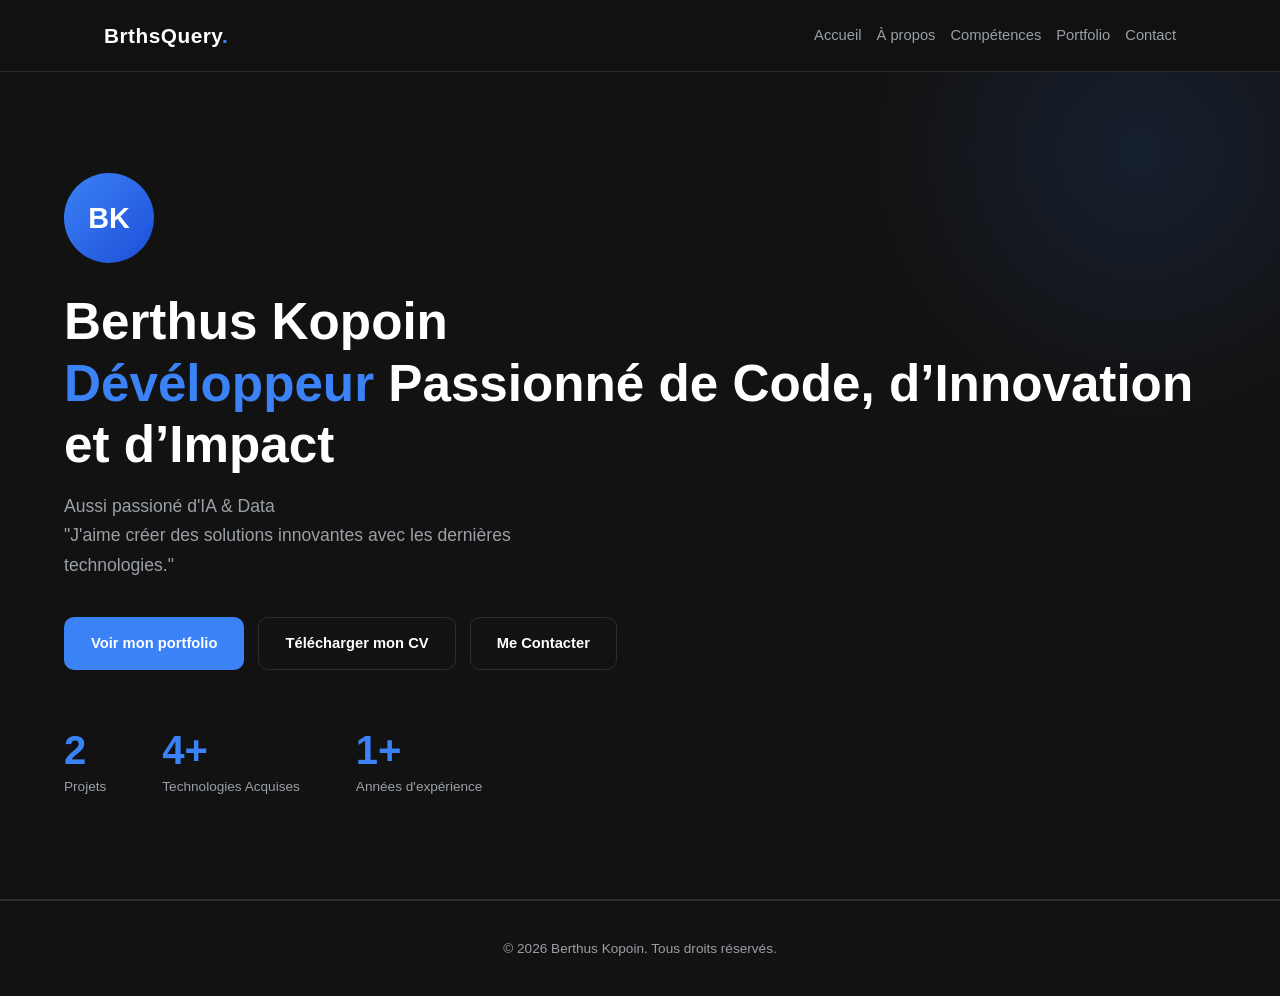
<file: index.html>
<!DOCTYPE html>
<html lang="fr">
<head>
    <meta charset="UTF-8">
    <meta name="viewport" content="width=device-width, initial-scale=1.0">
    <title>Berthus Kopoin - Portfolio</title>
    <link rel="stylesheet" href="/Dossier pages/style2.css">
    <link rel="preconnect" href="https://fonts.googleapis.com">
    <link rel="preconnect" href="https://fonts.gstatic.com" crossorigin>
    <!-- Google tag (gtag.js) -->
    <script async src="https://www.googletagmanager.com/gtag/js?id=G-CMN1QN27Q0"></script>
    <script>
      window.dataLayer = window.dataLayer || [];
      function gtag(){dataLayer.push(arguments);}
      gtag('js', new Date());

      gtag('config', 'G-CMN1QN27Q0');
    </script>
</head>
<body>
    <button class="menu-toggle">
    ☰
    </button>
    <!-- Navigation -->
    <header class="navbar">
        <nav class="nav-container">
            <!-- Logo du site -->
            <div class="logo">BrthsQuery<span class="logo-dot">.</span></div>  
            <!-- Menu de navigation -->
            <div class="nav-links">
                <a href="index.html">Accueil</a>
                <a href="/Dossier pages/apropos.html">À propos</a>
                <a href="/Dossier pages/competences.html">Compétences</a>
                <a href="/Dossier pages/portfolio.html">Portfolio</a>
                <a href="/Dossier pages/contact.html">Contact</a>
            </div>
        </nav>
    </header>


    <!-- Contenu de la page d'accueil -->
    <section id="home" class="section-hero"> 
        <div class="hero-content">
            <!-- Photo de profil et présentation -->
            <div class="avatar">BK</div>
            <h1 class="hero-title">Berthus Kopoin <br><span class="hero-accent">Dévéloppeur </span> Passionné de Code, d’Innovation et d’Impact</h1>
            <p class="hero-role">Aussi passioné d'IA &amp; Data <br>"J'aime créer des solutions innovantes avec les dernières technologies."</p>
            <!-- Boutons d'action -->
            <div class="hero-buttons">
                <a class="btn btn-primary" href="portfolio.html">Voir mon portfolio</a>
                <a class="btn btn-outline" href="/fichier/cv_berthus.pdf" download>Télécharger mon CV</a>
                <a class="btn btn-outline" href="contact.html">Me Contacter</a>
            </div>
            <div class="stats">
                <div class="stat-item">
                    <div class="stat-num">2</div>
                    <div class="stat-label">Projets</div>
                </div>
                <div class="stat-item">
                    <div class="stat-num">4+</div>
                    <div class="stat-label">Technologies Acquises</div>
                </div>
                <div class="stat-item">
                    <div class="stat-num">1+</div>
                    <div class="stat-label">Années d'expérience</div>
                </div>
            </div>
        </div>
    </section>
    <footer class="footer">
        <p>&copy; 2026 Berthus Kopoin. Tous droits réservés.</p>
    </footer>
    <script src="mon script.js"></script>
</body>
</html>
</file>
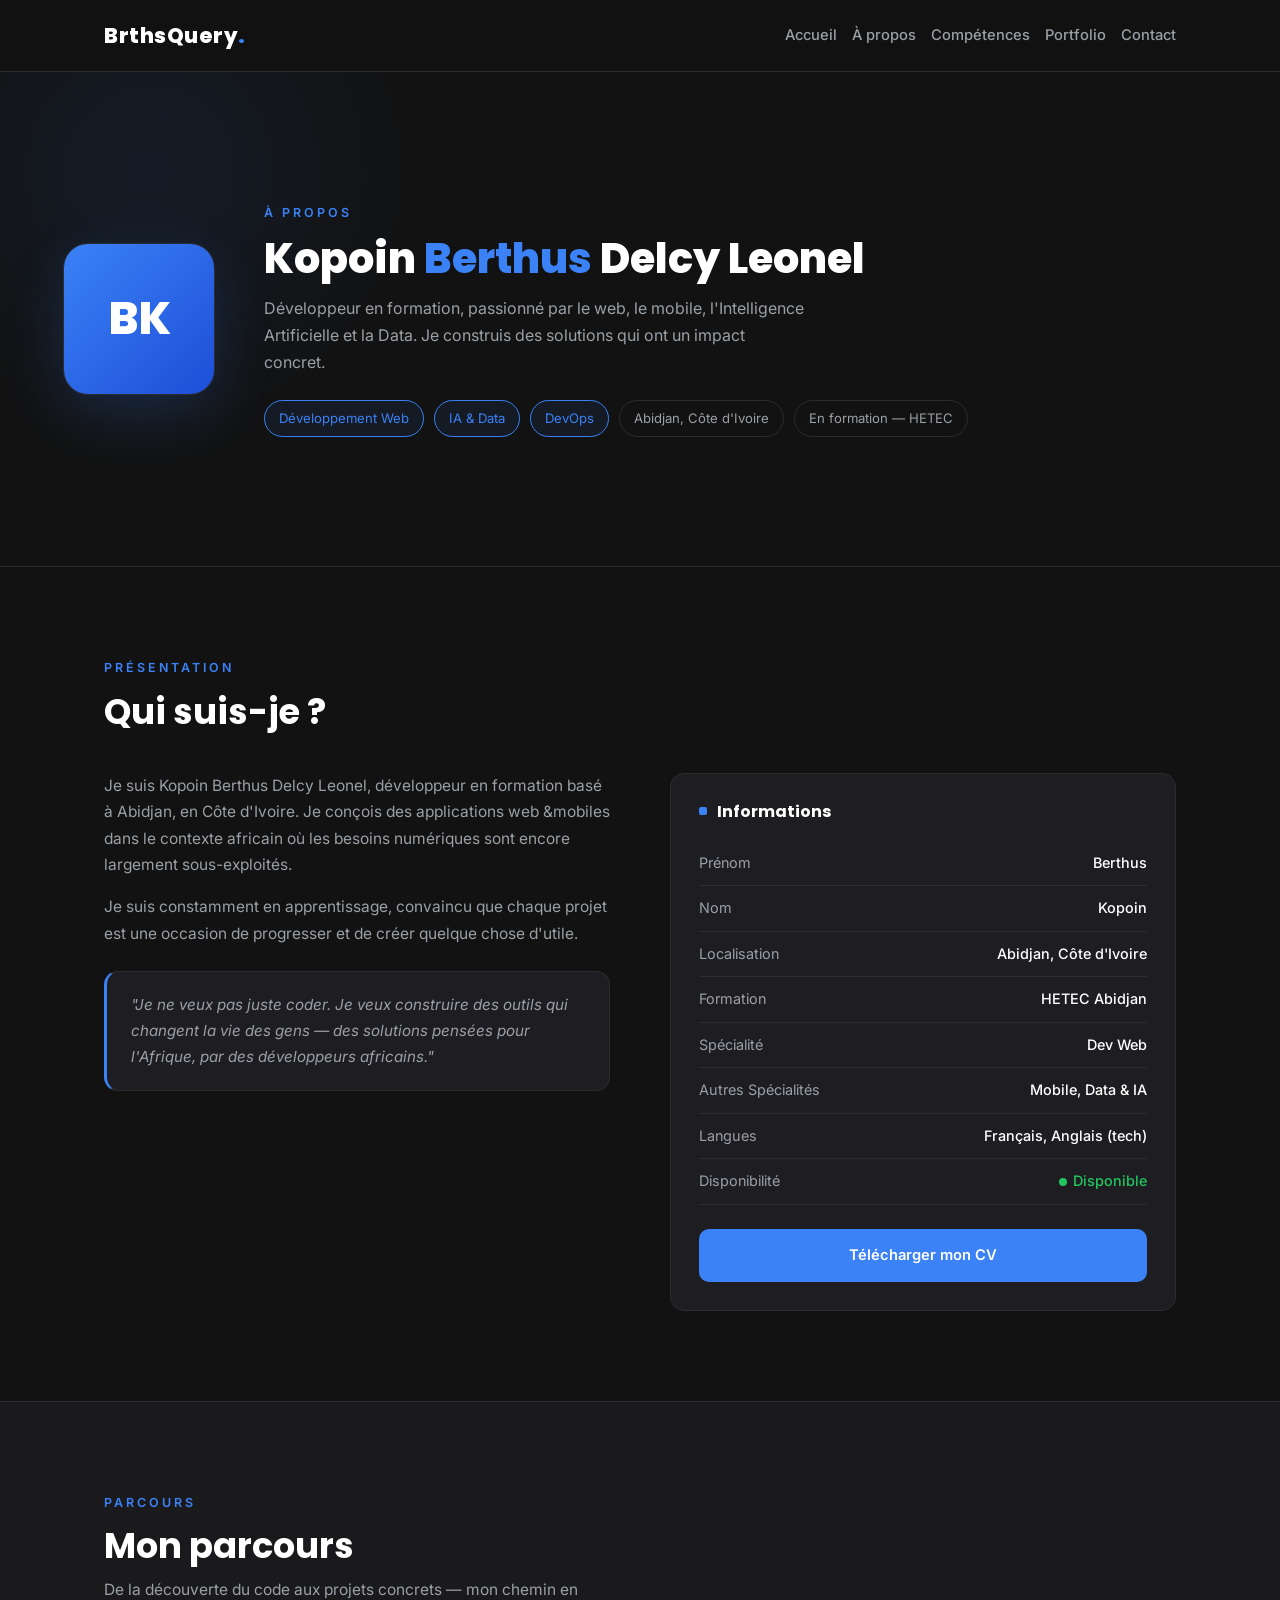
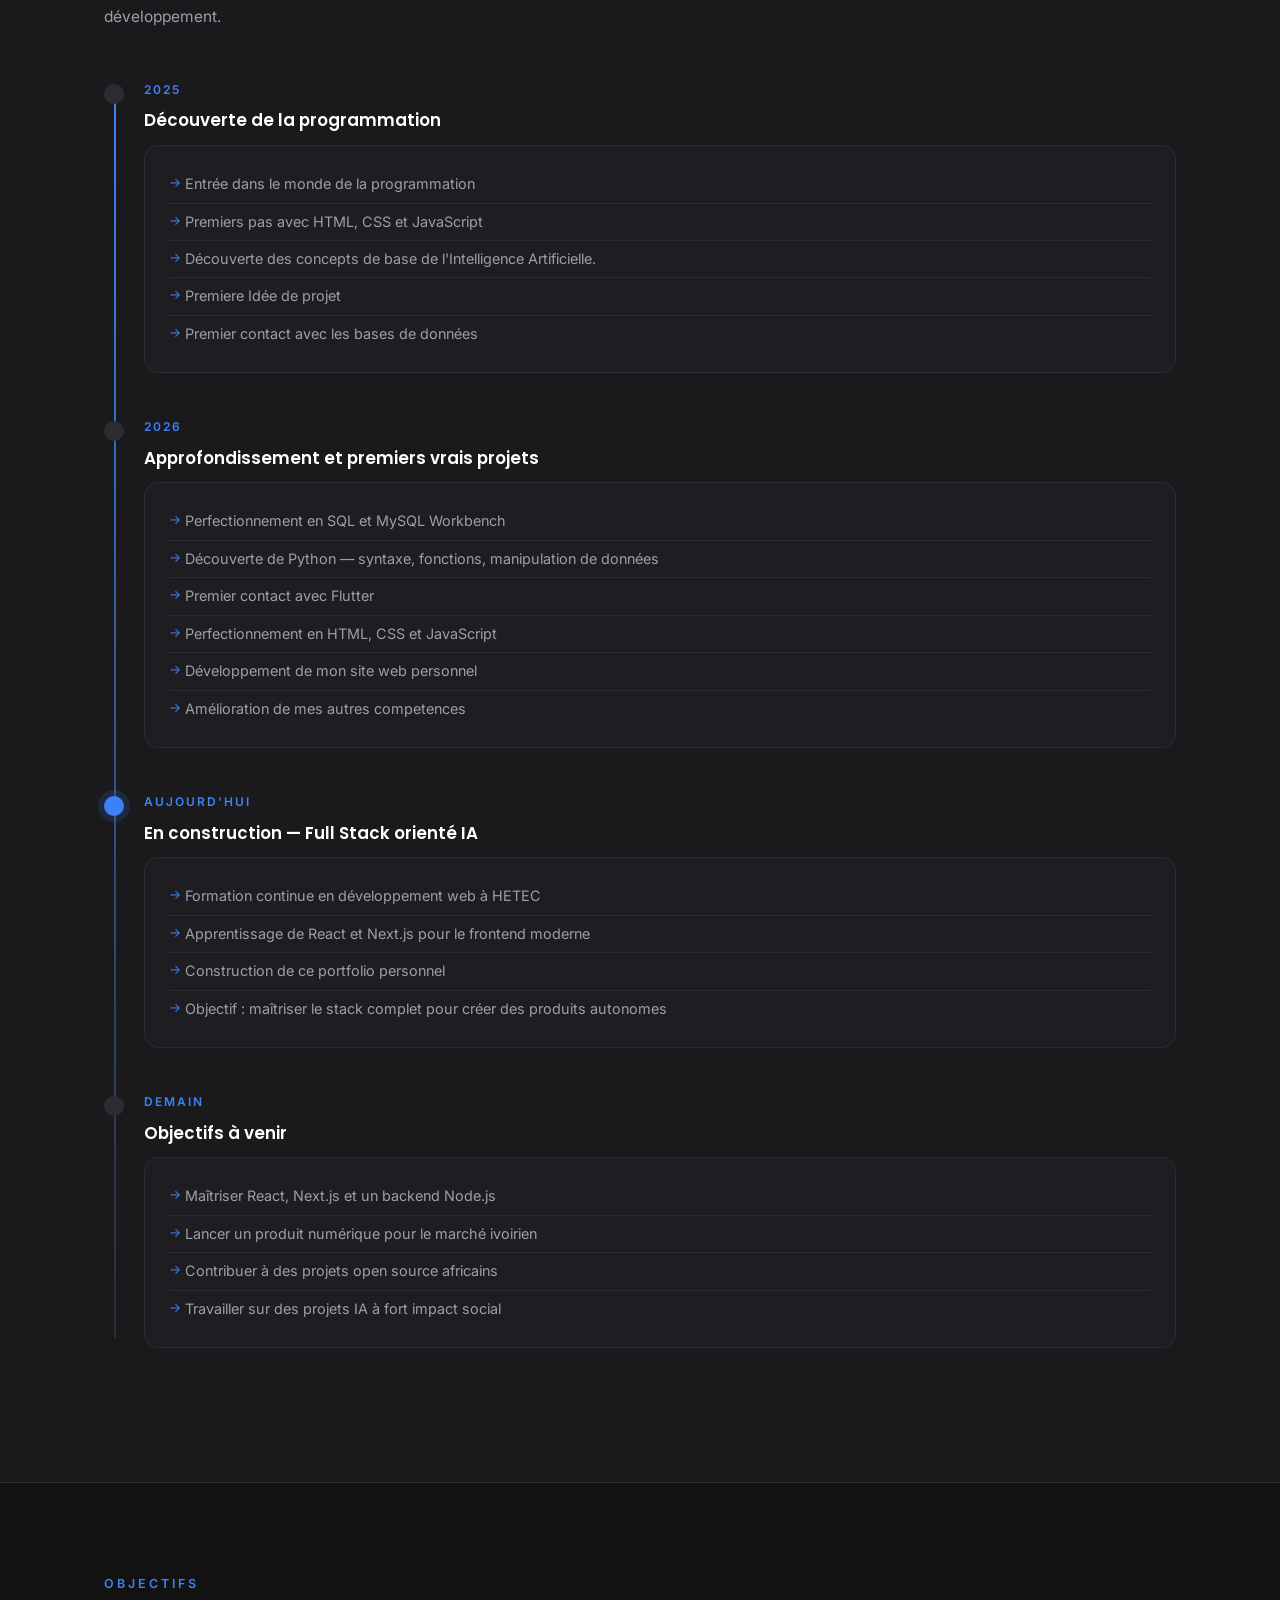
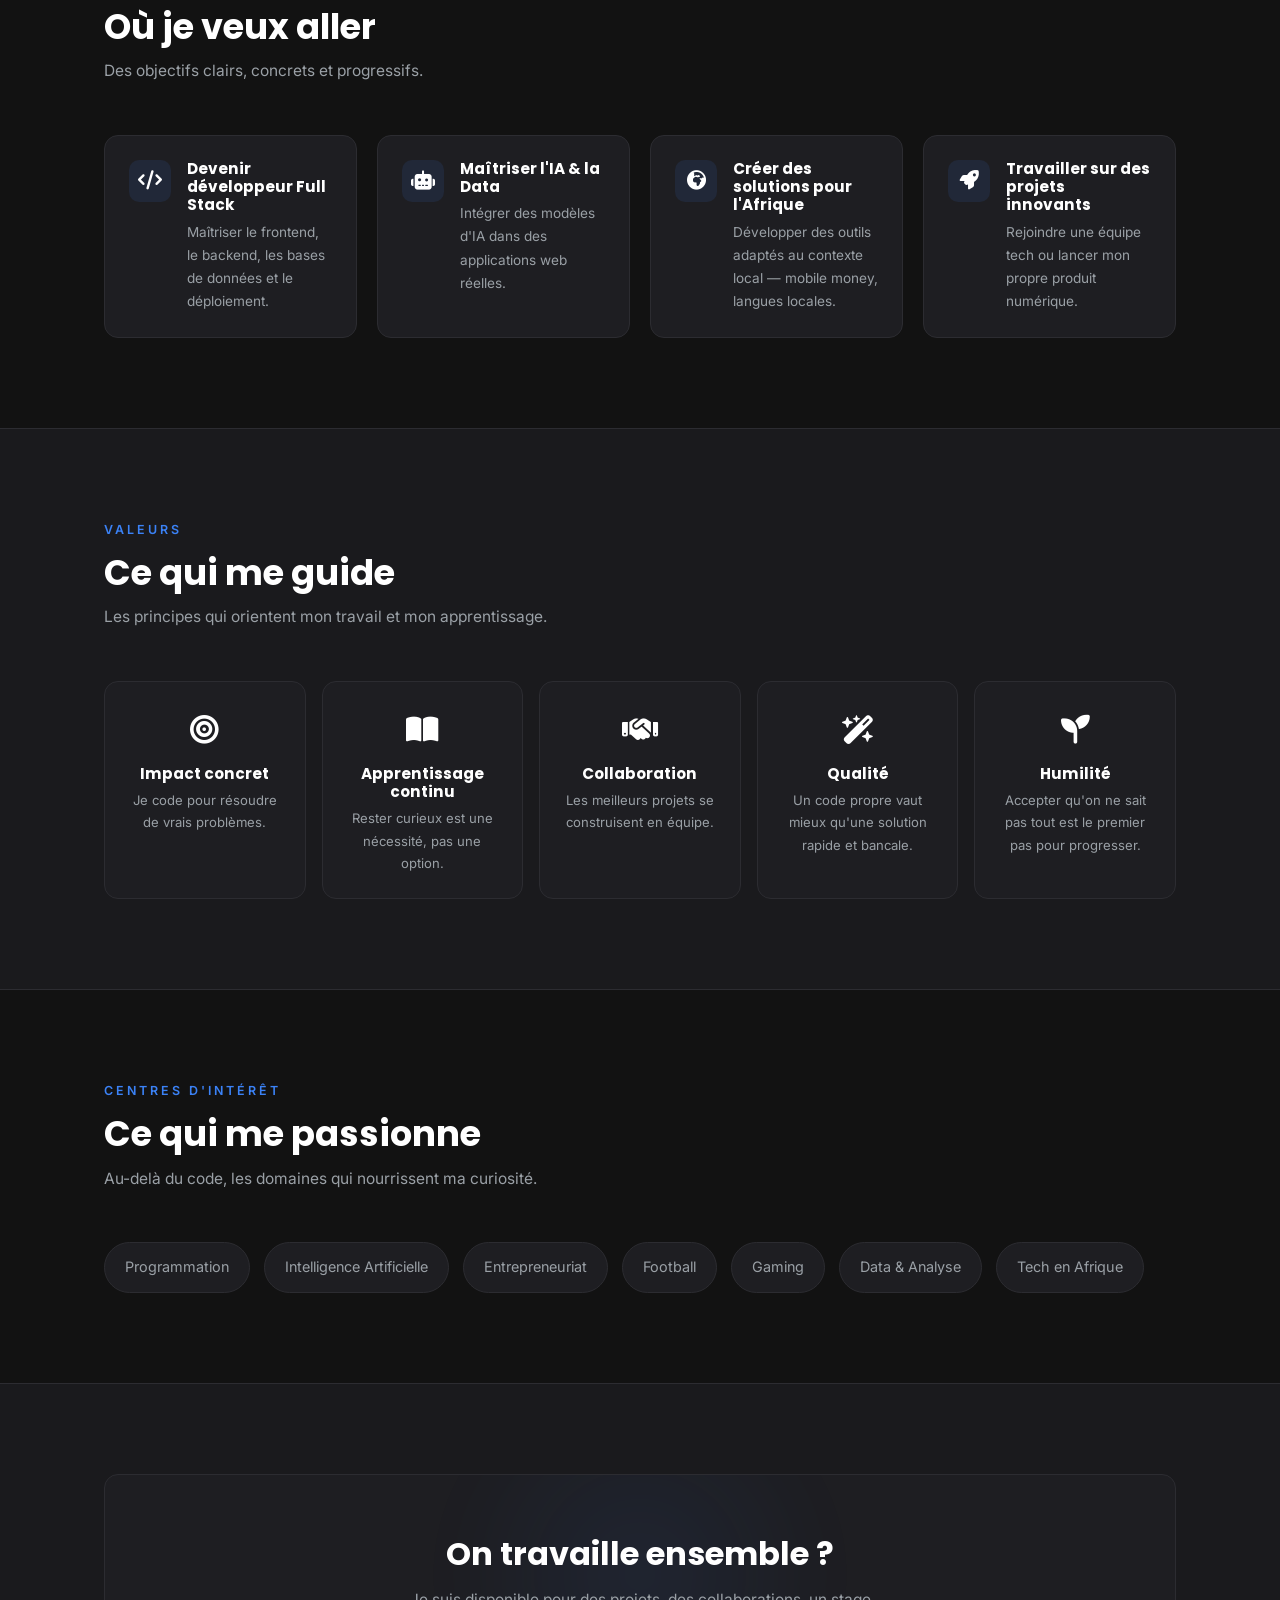
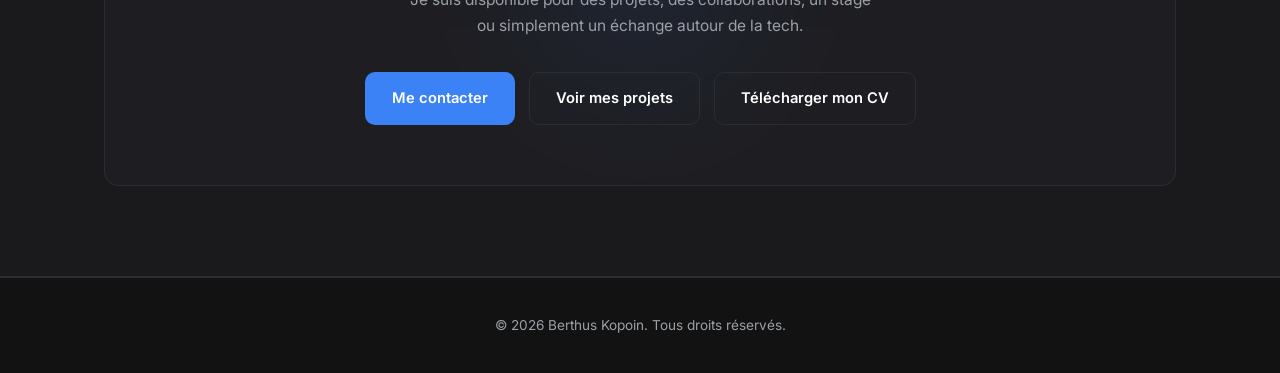
<file: Apropos.html>
<!DOCTYPE html>
<html lang="fr">
<head>
  <meta charset="UTF-8">
  <meta name="viewport" content="width=device-width, initial-scale=1.0">
  <title>Berthus Kopoin — À propos</title>
  <link rel="preconnect" href="https://fonts.googleapis.com">
  <link rel="preconnect" href="https://fonts.gstatic.com" crossorigin>
  <link href="https://fonts.googleapis.com/css2?family=Inter:wght@400;500;600&family=Poppins:wght@600;700;800&display=swap" rel="stylesheet">
  <link rel="stylesheet" href="style2.css">
  <link rel="stylesheet" href="https://cdnjs.cloudflare.com/ajax/libs/font-awesome/6.7.2/css/all.min.css">
  <!-- Google tag (gtag.js) -->
    <script async src="https://www.googletagmanager.com/gtag/js?id=G-CMN1QN27Q0"></script>
    <script>
      window.dataLayer = window.dataLayer || [];
      function gtag(){dataLayer.push(arguments);}
      gtag('js', new Date());

      gtag('config', 'G-CMN1QN27Q0');
    </script>
</head>
<body>
    <button class="menu-toggle">
    ☰
    </button>

  <!-- ====== NAVIGATION ====== -->
  <header class="navbar">
    <nav class="nav-container">
      <div class="logo">BrthsQuery<span class="logo-dot">.</span></div>
      <div class="nav-links">
        <a href="index.html">Accueil</a>
        <a href="apropos.html">À propos</a>
        <a href="competences.html">Compétences</a>
        <a href="portfolio.html">Portfolio</a>
        <a href="contact.html">Contact</a>
      </div>
    </nav>
  </header>

  <!-- ====== HERO ====== -->
  <section class="apropos-hero">
    <div class="apropos-hero-content">
      <div class="apropos-avatar">BK</div>
      <div class="apropos-hero-text">
        <span class="eyebrow">À propos</span>
        <h1>Kopoin <span class="hero-accent">Berthus</span> Delcy Leonel</h1>
        <p>Développeur en formation, passionné par le web, le mobile, l'Intelligence Artificielle et la Data. Je construis des solutions qui ont un impact concret.</p>
        <div class="hero-tags">
          <span class="hero-tag active">Développement Web</span>
          <span class="hero-tag active">IA & Data</span>
          <span class="hero-tag active">DevOps</span>
          <span class="hero-tag">Abidjan, Côte d'Ivoire</span>
          <span class="hero-tag">En formation — HETEC</span>
        </div>
      </div>
    </div>
  </section>

  <!-- ====== PRÉSENTATION ====== -->
  <section class="section">
    <div class="section-inner">
      <span class="eyebrow">Présentation</span>
      <h2 class="section-title">Qui suis-je ?</h2>

      <div class="presentation-grid">
        <div>
          <p>Je suis Kopoin Berthus Delcy Leonel, développeur en formation basé à Abidjan, en Côte d'Ivoire. Je conçois des applications web &amp;mobiles  dans le contexte africain où les besoins numériques sont encore largement sous-exploités.</p>
          <p>Je suis constamment en apprentissage, convaincu que chaque projet est une occasion de progresser et de créer quelque chose d'utile.</p>
          <div class="highlight-box">
            "Je ne veux pas juste coder. Je veux construire des outils qui changent la vie des gens — des solutions pensées pour l'Afrique, par des développeurs africains."
          </div>
        </div>

        <div class="info-card">
          <h3>Informations</h3>
          <div class="info-row">
            <span>Prénom</span><span>Berthus</span>
          </div>
          <div class="info-row">
            <span>Nom</span><span>Kopoin</span>
          </div>
          <div class="info-row">
            <span>Localisation</span><span>Abidjan, Côte d'Ivoire</span>
          </div>
          <div class="info-row">
            <span>Formation</span><span>HETEC Abidjan</span>
          </div>
          <div class="info-row">
            <span>Spécialité</span><span>Dev Web</span>
          </div>
          <div class="info-row">
            <span>Autres Spécialités</span><span>Mobile, Data &amp; IA</span>
          </div>
          <div class="info-row">
            <span>Langues</span><span>Français, Anglais (tech)</span>
          </div>
          <div class="info-row">
            <span>Disponibilité</span>
            <span class="disponible">Disponible</span>
          </div>
          <div style="margin-top:24px;">
            <a href="cv_berthus.pdf" class="btn btn-primary" download style="display:block; text-align:center;">
              Télécharger mon CV
            </a>
          </div>
        </div>
      </div>
    </div>
  </section>

  <!-- ====== MON PARCOURS ====== -->
  <section class="section section--alt">
    <div class="section-inner">
      <span class="eyebrow">Parcours</span>
      <h2 class="section-title">Mon parcours</h2>
      <p class="section-sub">De la découverte du code aux projets concrets — mon chemin en développement.</p>

      <div class="timeline-full">

        <div class="tl-full-item">
          <div class="tl-full-dot"></div>
          <div class="tl-full-year">2025</div>
          <div class="tl-full-title">Découverte de la programmation</div>
          <div class="tl-full-body">
            <ul>
              <li>Entrée dans le monde de la programmation</li>
              <li>Premiers pas avec HTML, CSS et JavaScript</li>
              <li>Découverte des concepts de base de l'Intelligence Artificielle.</li>
              <li>Premiere Idée de projet</li>
              <li>Premier contact avec les bases de données</li>
            </ul>
          </div>
        </div>

        <div class="tl-full-item">
          <div class="tl-full-dot"></div>
          <div class="tl-full-year">2026</div>
          <div class="tl-full-title">Approfondissement et premiers vrais projets</div>
          <div class="tl-full-body">
            <ul>
              <li>Perfectionnement en SQL et MySQL Workbench</li>
              <li>Découverte de Python — syntaxe, fonctions, manipulation de données</li>
              <li>Premier contact avec Flutter</li>
              <li>Perfectionnement en HTML, CSS et JavaScript</li>
              <li>Développement de mon site web personnel</li>
              <li>Amélioration de mes autres competences </li>
            </ul>
          </div>
        </div>

        <div class="tl-full-item">
          <div class="tl-full-dot tl-full-dot--active"></div>
          <div class="tl-full-year">Aujourd'hui</div>
          <div class="tl-full-title">En construction — Full Stack orienté IA</div>
          <div class="tl-full-body">
            <ul>
              <li>Formation continue en développement web à HETEC</li>
              <li>Apprentissage de React et Next.js pour le frontend moderne</li>
              <li>Construction de ce portfolio personnel</li>
              <li>Objectif : maîtriser le stack complet pour créer des produits autonomes</li>
            </ul>
          </div>
        </div>

        <div class="tl-full-item">
          <div class="tl-full-dot"></div>
          <div class="tl-full-year">Demain</div>
          <div class="tl-full-title">Objectifs à venir</div>
          <div class="tl-full-body">
            <ul>
              <li>Maîtriser React, Next.js et un backend Node.js</li>
              <li>Lancer un produit numérique pour le marché ivoirien</li>
              <li>Contribuer à des projets open source africains</li>
              <li>Travailler sur des projets IA à fort impact social</li>
            </ul>
          </div>
        </div>

      </div>
    </div>
  </section>

  <!-- ====== MES OBJECTIFS ====== -->
  <section class="section">
    <div class="section-inner">
      <span class="eyebrow">Objectifs</span>
      <h2 class="section-title">Où je veux aller</h2>
      <p class="section-sub">Des objectifs clairs, concrets et progressifs.</p>

      <div class="objectifs-grid">
        <div class="objectif-card">
          <div class="objectif-icon"><i class="fa-solid fa-code"></i></div>
          <div>
            <h4>Devenir développeur Full Stack</h4>
            <p>Maîtriser le frontend, le backend, les bases de données et le déploiement.</p>
          </div>
        </div>
        <div class="objectif-card">
          <div class="objectif-icon"><i class="fa-solid fa-robot"></i></div>
          <div>
            <h4>Maîtriser l'IA & la Data</h4>
            <p>Intégrer des modèles d'IA dans des applications web réelles.</p>
          </div>
        </div>
        <div class="objectif-card">
          <div class="objectif-icon"><i class="fa-solid fa-earth-africa"></i></div>
          <div>
            <h4>Créer des solutions pour l'Afrique</h4>
            <p>Développer des outils adaptés au contexte local — mobile money, langues locales.</p>
          </div>
        </div>
        <div class="objectif-card">
          <div class="objectif-icon"><i class="fa-solid fa-rocket"></i></div>
          <div>
            <h4>Travailler sur des projets innovants</h4>
            <p>Rejoindre une équipe tech ou lancer mon propre produit numérique.</p>
          </div>
        </div>
      </div>
    </div>
  </section>

  <!-- ====== MES VALEURS ====== -->
  <section class="section section--alt">
    <div class="section-inner">
      <span class="eyebrow">Valeurs</span>
      <h2 class="section-title">Ce qui me guide</h2>
      <p class="section-sub">Les principes qui orientent mon travail et mon apprentissage.</p>

      <div class="valeurs-grid">
        <div class="valeur-item">
            <div class="valeur-icon"><i class="fa-solid fa-bullseye"></i></div>
          <h4>Impact concret</h4>
          <p>Je code pour résoudre de vrais problèmes.</p>
        </div>
        <div class="valeur-item">
          <div class="valeur-icon"><i class="fa-solid fa-book-open"></i></div>
          <h4>Apprentissage continu</h4>
          <p>Rester curieux est une nécessité, pas une option.</p>
        </div>
        <div class="valeur-item">
          <div class="valeur-icon"><i class="fa-solid fa-handshake"></i></div>
          <h4>Collaboration</h4>
          <p>Les meilleurs projets se construisent en équipe.</p>
        </div>
        <div class="valeur-item">
          <div class="valeur-icon"><i class="fa-solid fa-wand-magic-sparkles"></i></div>
          <h4>Qualité</h4>
          <p>Un code propre vaut mieux qu'une solution rapide et bancale.</p>
        </div>
        <div class="valeur-item">
          <div class="valeur-icon"><i class="fa-solid fa-seedling"></i></div>
          <h4>Humilité</h4>
          <p>Accepter qu'on ne sait pas tout est le premier pas pour progresser.</p>
        </div>
      </div>
    </div>
  </section>

  <!-- ====== CENTRES D'INTÉRÊT ====== -->
  <section class="section">
    <div class="section-inner">
      <span class="eyebrow">Centres d'intérêt</span>
      <h2 class="section-title">Ce qui me passionne</h2>
      <p class="section-sub">Au-delà du code, les domaines qui nourrissent ma curiosité.</p>

      <div class="interets-grid">
        <div class="interet-pill"><span>Programmation</span></div>
        <div class="interet-pill"><span>Intelligence Artificielle</span></div>
        <div class="interet-pill"><span>Entrepreneuriat</span></div>
        <div class="interet-pill"><span>Football</span></div>
        <div class="interet-pill"><span>Gaming</span></div>
        <div class="interet-pill"><span>Data & Analyse</span></div>
        <div class="interet-pill"><span>Tech en Afrique</span></div>
      </div>
    </div>
  </section>

  <!-- ====== CTA FINAL ====== -->
  <section class="section section--alt">
    <div class="section-inner">
      <div class="cta-section">
        <h2>On travaille ensemble ?</h2>
        <p>Je suis disponible pour des projets, des collaborations, un stage ou simplement un échange autour de la tech.</p>
        <div class="cta-buttons">
          <a href="contact.html" class="btn btn-primary">Me contacter</a>
          <a href="portfolio.html" class="btn btn-outline">Voir mes projets</a>
          <a href="cv_berthus.pdf" class="btn btn-outline" download>Télécharger mon CV</a>
        </div>
      </div>
    </div>
  </section>

  <!-- ====== FOOTER ====== -->
  <footer class="footer">
    <p>&copy; 2026 Berthus Kopoin. Tous droits réservés.</p>
  </footer>
  <script src="mon script.js"></script>
</body>
</html>
</file>
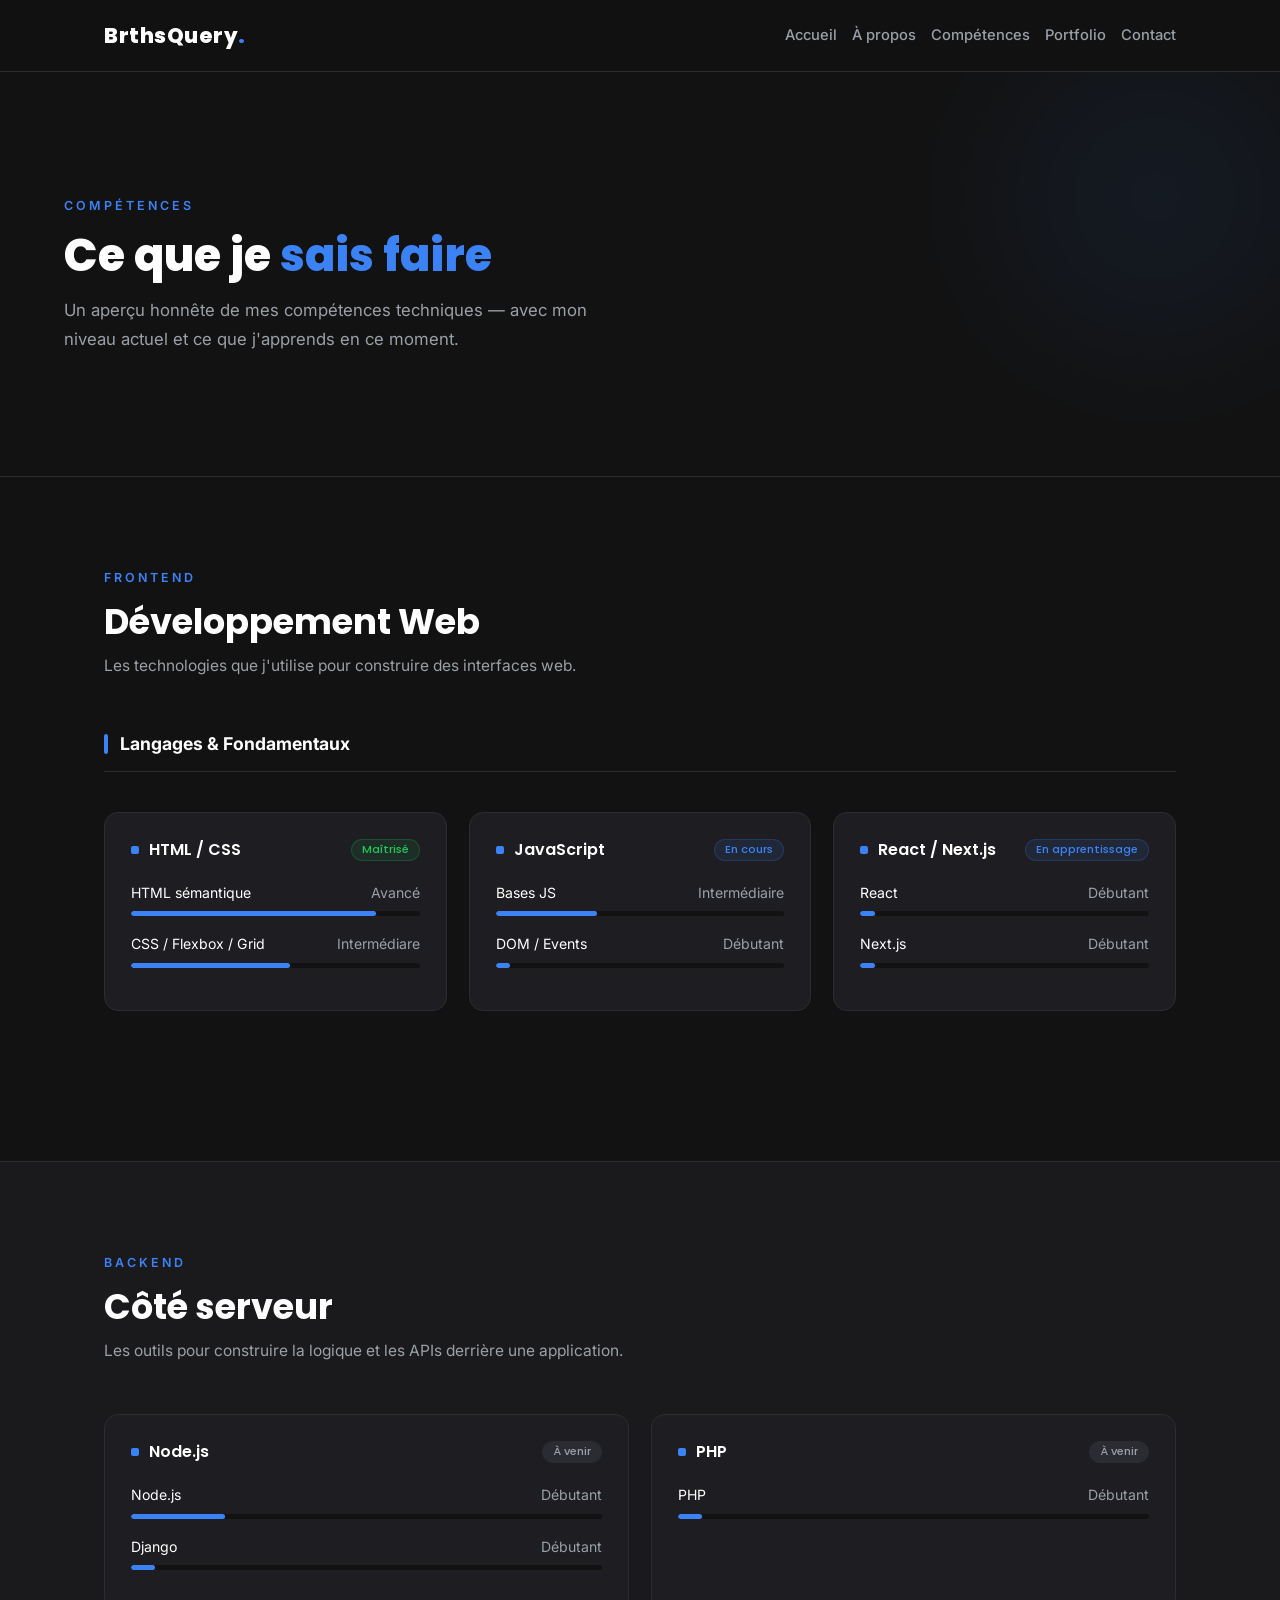
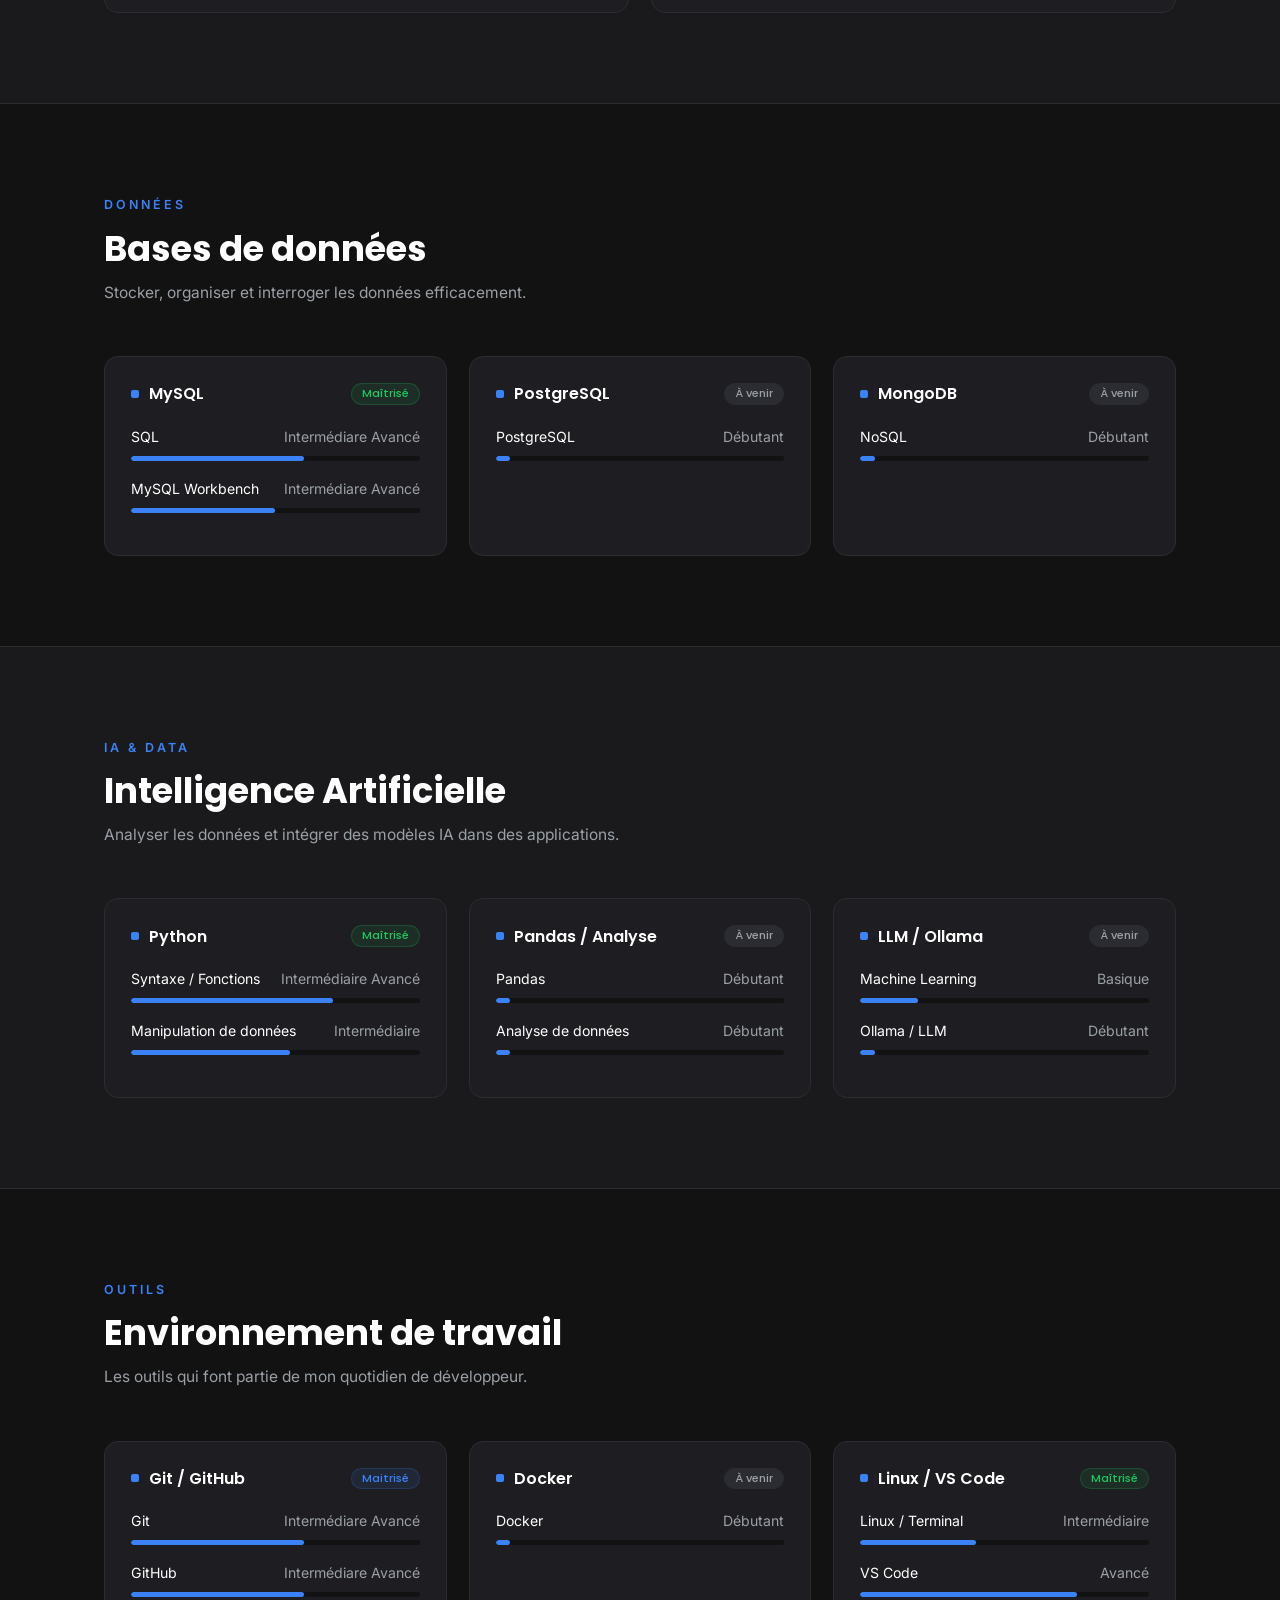
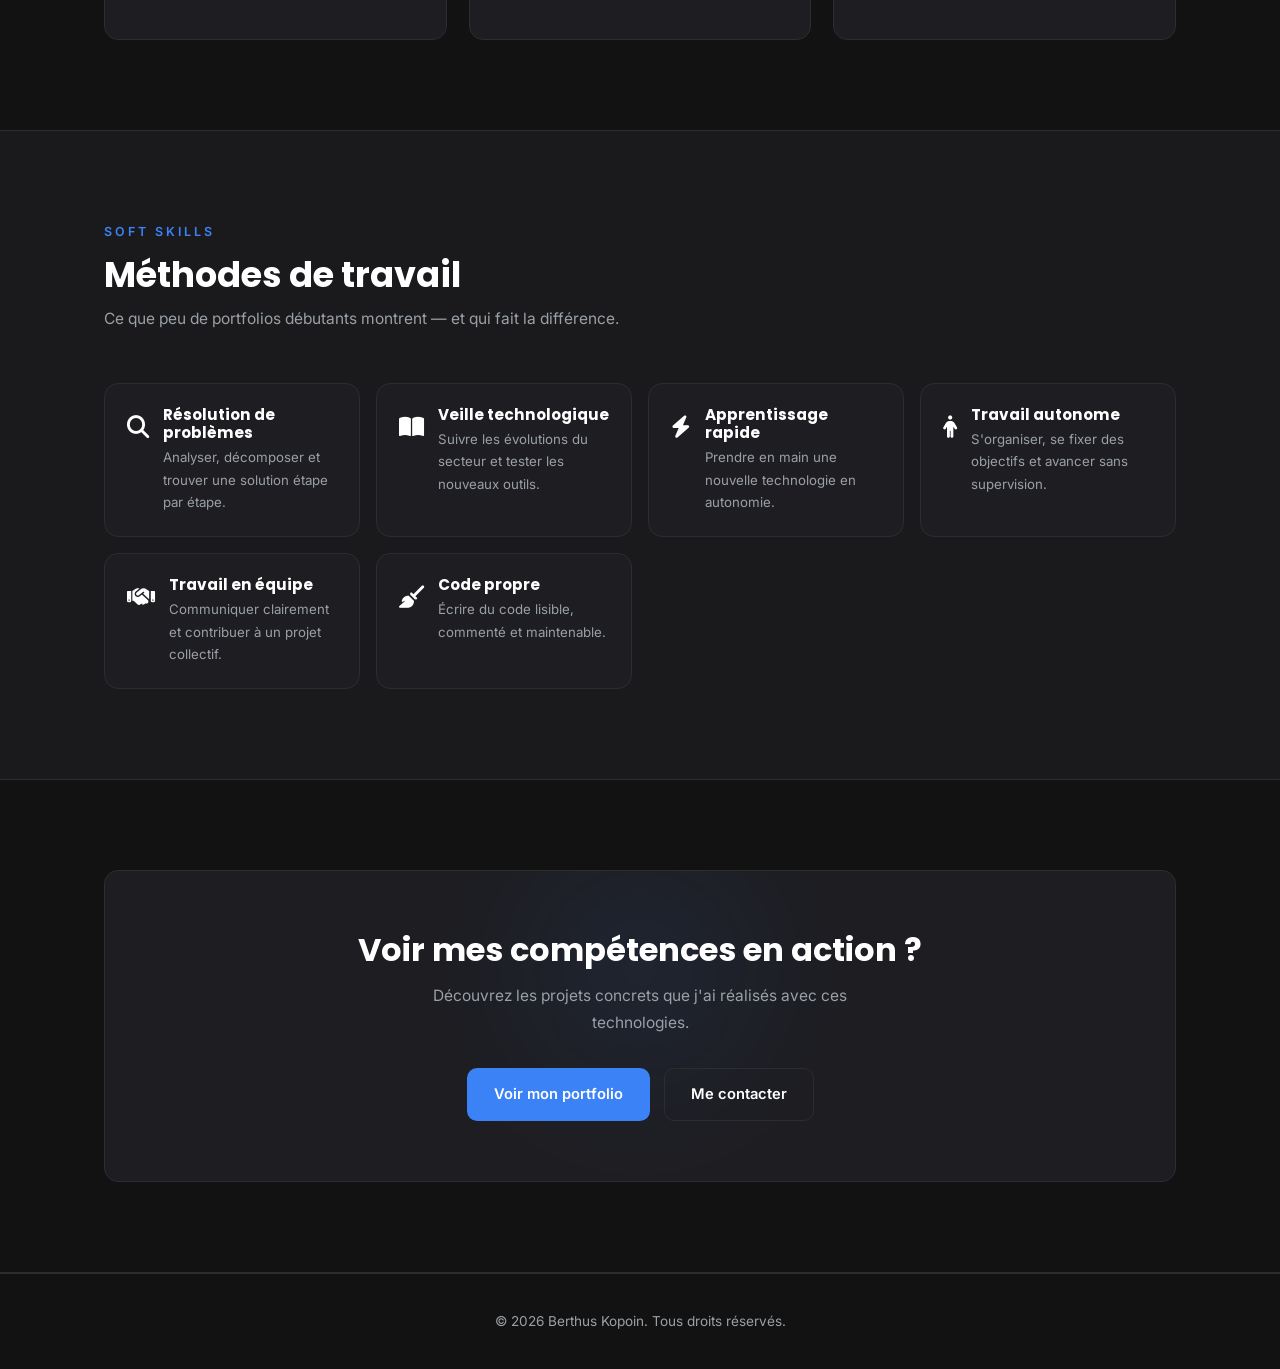
<file: Competences.html>
<!DOCTYPE html>
<html lang="fr">
<head>
    <meta charset="UTF-8">
    <meta name="viewport" content="width=device-width, initial-scale=1.0">
    <title>Berthus Kopoin — Compétences</title>
    <link rel="preconnect" href="https://fonts.googleapis.com">
    <link rel="preconnect" href="https://fonts.gstatic.com" crossorigin>
    <link href="https://fonts.googleapis.com/css2?family=Inter:wght@400;500;600&family=Poppins:wght@600;700;800&display=swap" rel="stylesheet">
    <link rel="stylesheet" href="style2.css">
    <link rel="stylesheet" href="https://cdnjs.cloudflare.com/ajax/libs/font-awesome/6.7.2/css/all.min.css">
    <!-- Google tag (gtag.js) -->
    <script async src="https://www.googletagmanager.com/gtag/js?id=G-CMN1QN27Q0"></script>
    <script>
      window.dataLayer = window.dataLayer || [];
      function gtag(){dataLayer.push(arguments);}
      gtag('js', new Date());

      gtag('config', 'G-CMN1QN27Q0');
    </script>
</head>
<body>
  <button class="menu-toggle">
    ☰
  </button>
  <header class="navbar">
    <nav class="nav-container">
      <div class="logo">BrthsQuery<span class="logo-dot">.</span></div>
      <div class="nav-links">
        <a href="index.html">Accueil</a>
        <a href="apropos.html">À propos</a>
        <a href="competences.html">Compétences</a>
        <a href="portfolio.html">Portfolio</a>
        <a href="contact.html">Contact</a>
      </div>
    </nav>
  </header>

  <!-- HERO -->
  <section class="competences-hero">
    <div class="competences-hero-content">
      <span class="eyebrow">Compétences</span>
      <h1>Ce que je <span class="hero-accent">sais faire</span></h1>
      <p>Un aperçu honnête de mes compétences techniques — avec mon niveau actuel et ce que j'apprends en ce moment.</p>
    </div>
  </section>

  <!-- FRONTEND -->
  <section class="section">
    <div class="section-inner">
      <span class="eyebrow">Frontend</span>
      <h2 class="section-title">Développement Web</h2>
      <p class="section-sub">Les technologies que j'utilise pour construire des interfaces web.</p>

      <div class="skill-group">
        <div class="skill-group-title">Langages & Fondamentaux</div>
        <div class="skills-grid">
          <div class="skill-card">
            <h3 class="skill-card-title">HTML / CSS <span class="skill-status skill-status--ok">Maîtrisé</span></h3>
            <div class="skill-row"><span class="skill-name">HTML sémantique</span><span class="skill-level">Avancé</span></div>
            <div class="skill-bar"><div class="skill-fill" style="width:85%"></div></div>
            <div class="skill-row"><span class="skill-name">CSS / Flexbox / Grid</span><span class="skill-level">Intermédiare</span></div>
            <div class="skill-bar"><div class="skill-fill" style="width:55%"></div></div>
          </div>
          <div class="skill-card">
            <h3 class="skill-card-title">JavaScript <span class="skill-status skill-status--learning">En cours</span></h3>
            <div class="skill-row"><span class="skill-name">Bases JS</span><span class="skill-level">Intermédiaire</span></div>
            <div class="skill-bar"><div class="skill-fill" style="width:35%"></div></div>
            <div class="skill-row"><span class="skill-name">DOM / Events</span><span class="skill-level">Débutant</span></div>
            <div class="skill-bar"><div class="skill-fill" style="width:5%"></div></div>
          </div>
          <div class="skill-card">
            <h3 class="skill-card-title">React / Next.js <span class="skill-status skill-status--learning">En apprentissage</span></h3>
            <div class="skill-row"><span class="skill-name">React</span><span class="skill-level">Débutant</span></div>
            <div class="skill-bar"><div class="skill-fill" style="width:5%"></div></div>
            <div class="skill-row"><span class="skill-name">Next.js</span><span class="skill-level">Débutant</span></div>
            <div class="skill-bar"><div class="skill-fill" style="width:5%"></div></div>
          </div>
        </div>
      </div>
    </div>
  </section>

  <!-- BACKEND -->
  <section class="section section--alt">
    <div class="section-inner">
      <span class="eyebrow">Backend</span>
      <h2 class="section-title">Côté serveur</h2>
      <p class="section-sub">Les outils pour construire la logique et les APIs derrière une application.</p>

      <div class="skills-grid">
        <div class="skill-card">
          <h3 class="skill-card-title">Node.js<span class="skill-status skill-status--soon">À venir</span></h3>
          <div class="skill-row"><span class="skill-name">Node.js</span><span class="skill-level">Débutant</span></div>
          <div class="skill-bar"><div class="skill-fill" style="width:20%"></div></div>
          <div class="skill-row"><span class="skill-name">Django</span><span class="skill-level">Débutant</span></div>
          <div class="skill-bar"><div class="skill-fill" style="width:5%"></div></div>
        </div>
        <div class="skill-card">
          <h3 class="skill-card-title">PHP<span class="skill-status skill-status--soon">À venir</span></h3>
          <div class="skill-row"><span class="skill-name">PHP</span><span class="skill-level">Débutant</span></div>
          <div class="skill-bar"><div class="skill-fill" style="width:5%"></div></div>
        </div>
      </div>
    </div>
  </section>

  <!-- BASES DE DONNÉES -->
  <section class="section">
    <div class="section-inner">
      <span class="eyebrow">Données</span>
      <h2 class="section-title">Bases de données</h2>
      <p class="section-sub">Stocker, organiser et interroger les données efficacement.</p>

      <div class="skills-grid">
        <div class="skill-card">
          <h3 class="skill-card-title">MySQL <span class="skill-status skill-status--ok">Maîtrisé</span></h3>
          <div class="skill-row"><span class="skill-name">SQL</span><span class="skill-level">Intermédiare Avancé</span></div>
          <div class="skill-bar"><div class="skill-fill" style="width:60%"></div></div>
          <div class="skill-row"><span class="skill-name">MySQL Workbench</span><span class="skill-level">Intermédiare Avancé</span></div>
          <div class="skill-bar"><div class="skill-fill" style="width:50%"></div></div>
        </div>
        <div class="skill-card">
          <h3 class="skill-card-title">PostgreSQL <span class="skill-status skill-status--soon">À venir</span></h3>
          <div class="skill-row"><span class="skill-name">PostgreSQL</span><span class="skill-level">Débutant</span></div>
          <div class="skill-bar"><div class="skill-fill" style="width:5%"></div></div>
        </div>
        <div class="skill-card">
          <h3 class="skill-card-title">MongoDB <span class="skill-status skill-status--soon">À venir</span></h3>
          <div class="skill-row"><span class="skill-name">NoSQL</span><span class="skill-level">Débutant</span></div>
          <div class="skill-bar"><div class="skill-fill" style="width:5%"></div></div>
        </div>
      </div>
    </div>
  </section>

  <!-- DATA & IA -->
  <section class="section section--alt">
    <div class="section-inner">
      <span class="eyebrow">IA & Data</span>
      <h2 class="section-title">Intelligence Artificielle</h2>
      <p class="section-sub">Analyser les données et intégrer des modèles IA dans des applications.</p>

      <div class="skills-grid">
        <div class="skill-card">
          <h3 class="skill-card-title">Python <span class="skill-status skill-status--ok">Maîtrisé</span></h3>
          <div class="skill-row"><span class="skill-name">Syntaxe / Fonctions</span><span class="skill-level">Intermédiaire Avancé</span></div>
          <div class="skill-bar"><div class="skill-fill" style="width:70%"></div></div>
          <div class="skill-row"><span class="skill-name">Manipulation de données</span><span class="skill-level">Intermédiaire</span></div>
          <div class="skill-bar"><div class="skill-fill" style="width:55%"></div></div>
        </div>
        <div class="skill-card">
          <h3 class="skill-card-title">Pandas / Analyse <span class="skill-status skill-status--soon">À venir</span></h3>
          <div class="skill-row"><span class="skill-name">Pandas</span><span class="skill-level">Débutant</span></div>
          <div class="skill-bar"><div class="skill-fill" style="width:5%"></div></div>
          <div class="skill-row"><span class="skill-name">Analyse de données</span><span class="skill-level">Débutant</span></div>
          <div class="skill-bar"><div class="skill-fill" style="width:5%"></div></div>
        </div>
        <div class="skill-card">
          <h3 class="skill-card-title">LLM / Ollama <span class="skill-status skill-status--soon">À venir</span></h3>
          <div class="skill-row"><span class="skill-name">Machine Learning</span><span class="skill-level">Basique</span></div>
          <div class="skill-bar"><div class="skill-fill" style="width:20%"></div></div>
          <div class="skill-row"><span class="skill-name">Ollama / LLM</span><span class="skill-level">Débutant</span></div>
          <div class="skill-bar"><div class="skill-fill" style="width:5%"></div></div>
        </div>
      </div>
    </div>
  </section>

  <!-- OUTILS -->
  <section class="section">
    <div class="section-inner">
      <span class="eyebrow">Outils</span>
      <h2 class="section-title">Environnement de travail</h2>
      <p class="section-sub">Les outils qui font partie de mon quotidien de développeur.</p>

      <div class="skills-grid">
        <div class="skill-card">
          <h3 class="skill-card-title">Git / GitHub <span class="skill-status skill-status--learning">Maitrisé</span></h3>
          <div class="skill-row"><span class="skill-name">Git</span><span class="skill-level">Intermédiare Avancé</span></div>
          <div class="skill-bar"><div class="skill-fill" style="width:60%"></div></div>
          <div class="skill-row"><span class="skill-name">GitHub</span><span class="skill-level">Intermédiare Avancé</span></div>
          <div class="skill-bar"><div class="skill-fill" style="width:60%"></div></div>
        </div>
        <div class="skill-card">
          <h3 class="skill-card-title">Docker <span class="skill-status skill-status--soon">À venir</span></h3>
          <div class="skill-row"><span class="skill-name">Docker</span><span class="skill-level">Débutant</span></div>
          <div class="skill-bar"><div class="skill-fill" style="width:5%"></div></div>
        </div>
        <div class="skill-card">
          <h3 class="skill-card-title">Linux / VS Code <span class="skill-status skill-status--ok">Maîtrisé</span></h3>
          <div class="skill-row"><span class="skill-name">Linux / Terminal</span><span class="skill-level">Intermédiaire</span></div>
          <div class="skill-bar"><div class="skill-fill" style="width:40%"></div></div>
          <div class="skill-row"><span class="skill-name">VS Code</span><span class="skill-level">Avancé</span></div>
          <div class="skill-bar"><div class="skill-fill" style="width:75%"></div></div>
        </div>
      </div>
    </div>
  </section>

  <!-- MÉTHODES DE TRAVAIL -->
  <section class="section section--alt">
    <div class="section-inner">
      <span class="eyebrow">Soft skills</span>
      <h2 class="section-title">Méthodes de travail</h2>
      <p class="section-sub">Ce que peu de portfolios débutants montrent — et qui fait la différence.</p>

      <div class="methodes-grid">
        <div class="methode-item">
          <div class="methode-icon"><i class="fa-solid fa-magnifying-glass"></i></div>
          <div>
            <h4>Résolution de problèmes</h4>
            <p>Analyser, décomposer et trouver une solution étape par étape.</p>
          </div>
        </div>
        <div class="methode-item">
          <div class="methode-icon"><i class="fa-solid fa-book-open"></i></div>
          <div>
            <h4>Veille technologique</h4>
            <p>Suivre les évolutions du secteur et tester les nouveaux outils.</p>
          </div>
        </div>
        <div class="methode-item">
          <div class="methode-icon"><i class="fa-solid fa-bolt"></i></div>
          <div>
            <h4>Apprentissage rapide</h4>
            <p>Prendre en main une nouvelle technologie en autonomie.</p>
          </div>
        </div>
        <div class="methode-item">
          <div class="methode-icon"><i class="fa-solid fa-person"></i></div>
          <div>
            <h4>Travail autonome</h4>
            <p>S'organiser, se fixer des objectifs et avancer sans supervision.</p>
          </div>
        </div>
        <div class="methode-item">
          <div class="methode-icon"><i class="fa-solid fa-handshake"></i></div>
          <div>
            <h4>Travail en équipe</h4>
            <p>Communiquer clairement et contribuer à un projet collectif.</p>
          </div>
        </div>
        <div class="methode-item">
          <div class="methode-icon"><i class="fa-solid fa-broom"></i></div>
          <div>
            <h4>Code propre</h4>
            <p>Écrire du code lisible, commenté et maintenable.</p>
          </div>
        </div>
      </div>
    </div>
  </section>

  <!-- CTA -->
  <section class="section">
    <div class="section-inner">
      <div class="cta-section">
        <h2>Voir mes compétences en action ?</h2>
        <p>Découvrez les projets concrets que j'ai réalisés avec ces technologies.</p>
        <div class="cta-buttons">
          <a href="portfolio.html" class="btn btn-primary">Voir mon portfolio</a>
          <a href="contact.html" class="btn btn-outline">Me contacter</a>
        </div>
      </div>
    </div>
  </section>

  <footer class="footer">
    <p>&copy; 2026 Berthus Kopoin. Tous droits réservés.</p>
  </footer>
  <script src="mon script.js"></script>
</body>
</html>
</file>
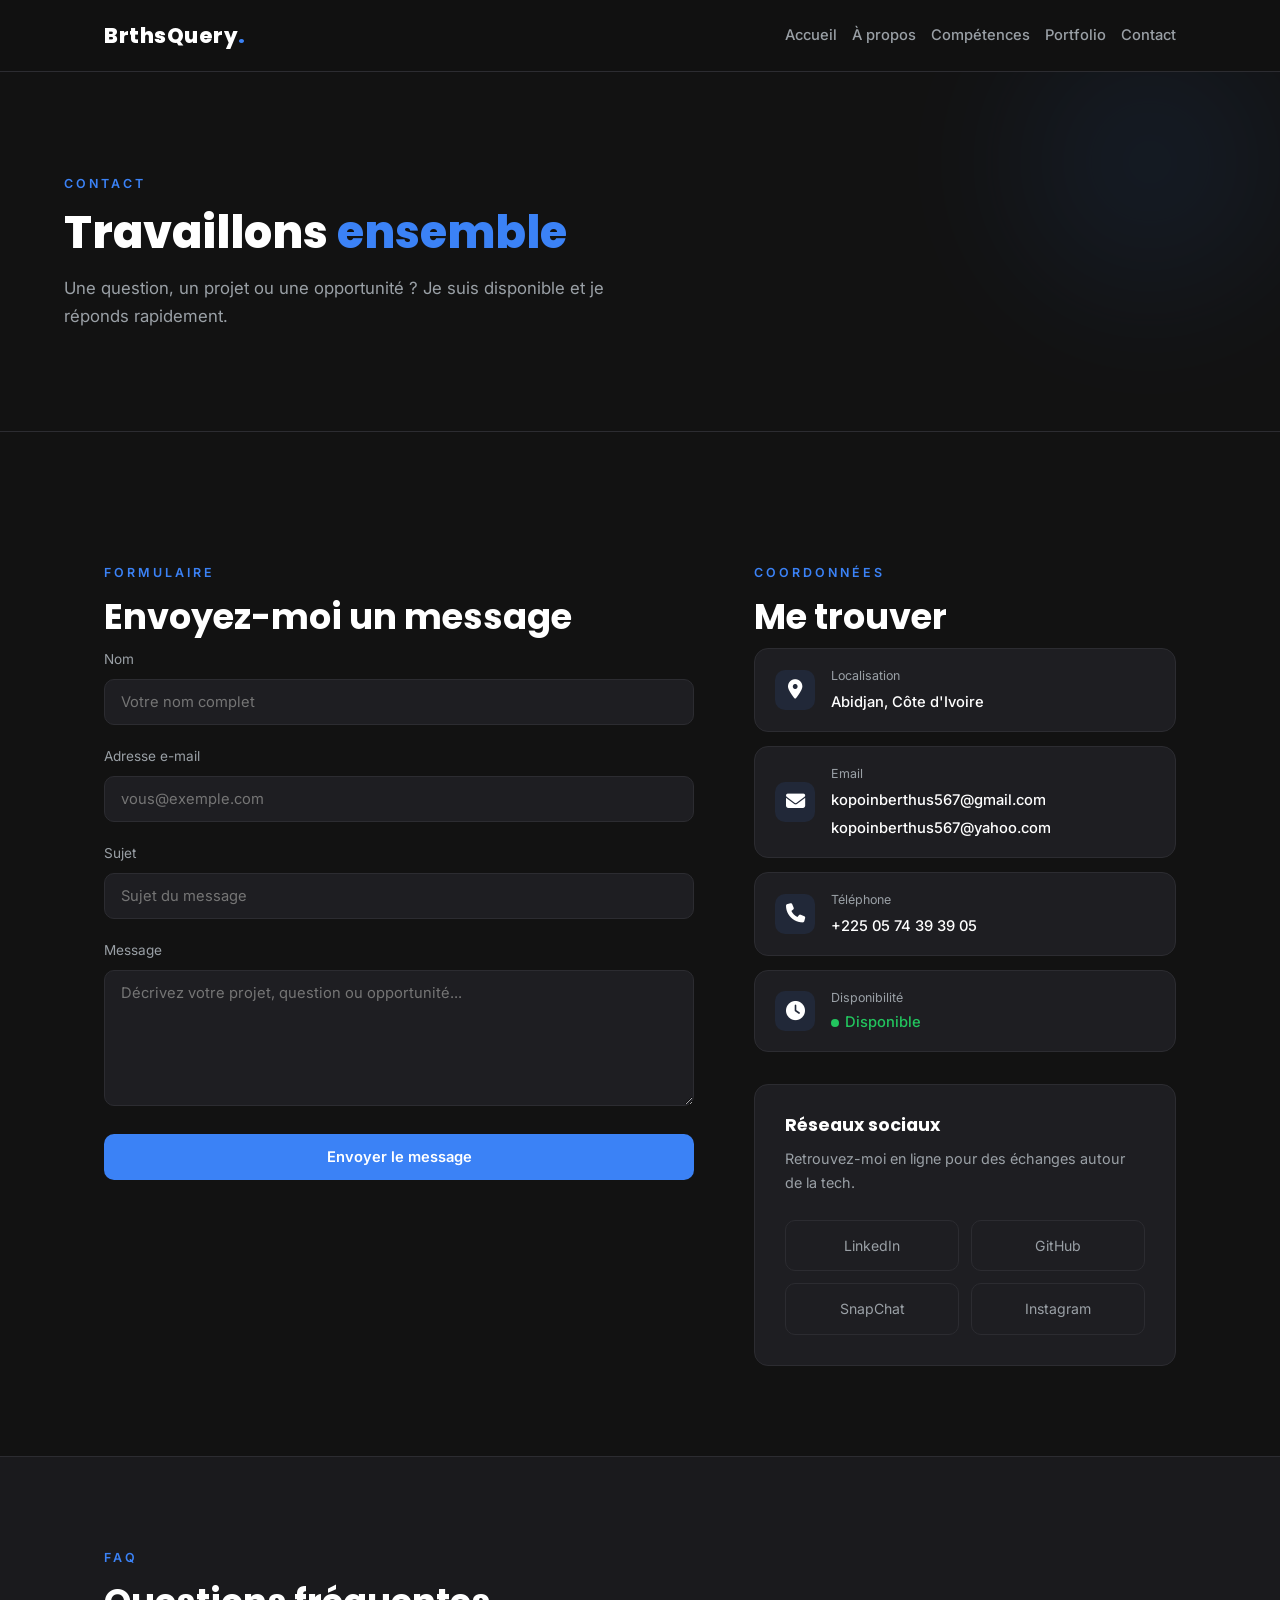
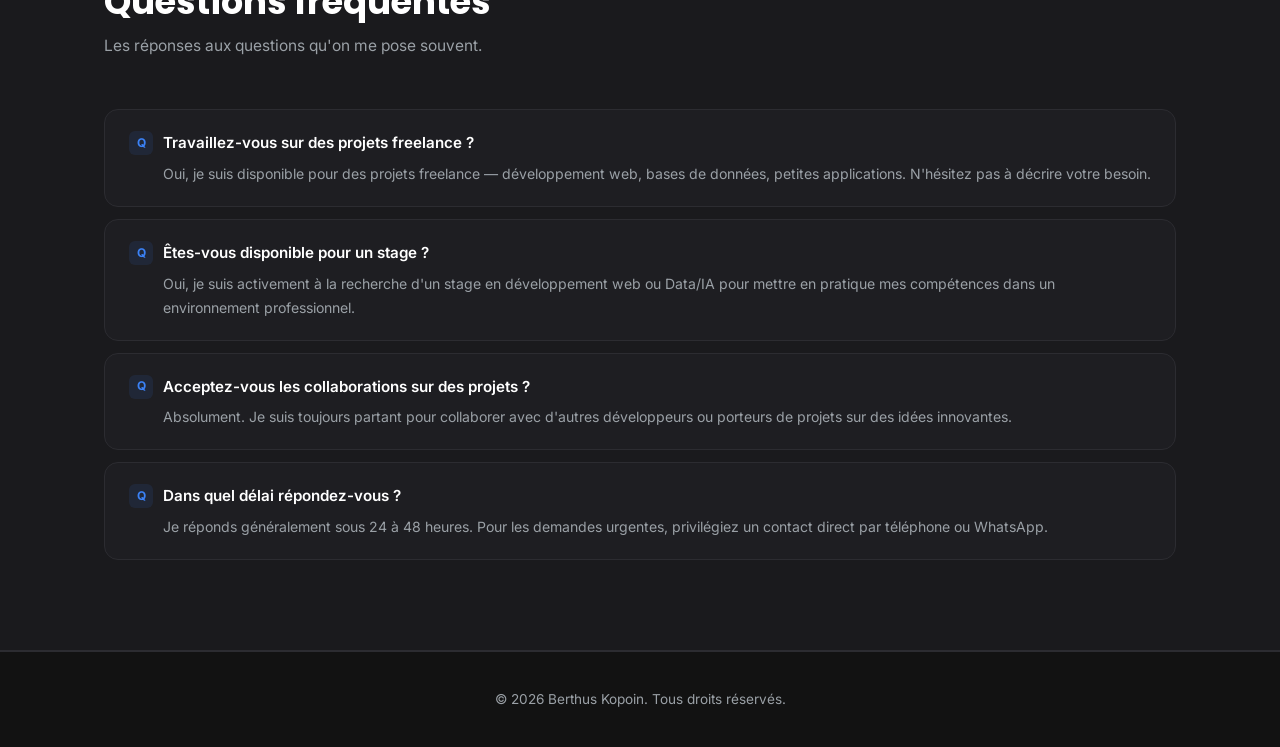
<file: contact.html>
<!DOCTYPE html>
<html lang="fr">
<head>
  <meta charset="UTF-8">
  <meta name="viewport" content="width=device-width, initial-scale=1.0">
  <title>Berthus Kopoin — Contact</title>
  <link rel="preconnect" href="https://fonts.googleapis.com">
  <link rel="preconnect" href="https://fonts.gstatic.com" crossorigin>
  <link href="https://fonts.googleapis.com/css2?family=Inter:wght@400;500;600&family=Poppins:wght@600;700;800&display=swap" rel="stylesheet">
  <link rel="stylesheet" href="style2.css">
  <link rel="stylesheet" href="https://cdnjs.cloudflare.com/ajax/libs/font-awesome/6.7.2/css/all.min.css">
  <!-- Google tag (gtag.js) -->
    <script async src="https://www.googletagmanager.com/gtag/js?id=G-CMN1QN27Q0"></script>
    <script>
      window.dataLayer = window.dataLayer || [];
      function gtag(){dataLayer.push(arguments);}
      gtag('js', new Date());

      gtag('config', 'G-CMN1QN27Q0');
    </script>
</head>
<body>
  <button class="menu-toggle">
    ☰
  </button>
  <header class="navbar">
    <nav class="nav-container">
      <div class="logo">BrthsQuery<span class="logo-dot">.</span></div>
      <div class="nav-links">
        <a href="index.html">Accueil</a>
        <a href="apropos.html">À propos</a>
        <a href="competences.html">Compétences</a>
        <a href="portfolio.html">Portfolio</a>
        <a href="contact.html">Contact</a>
      </div>
    </nav>
  </header>

  <!-- HERO -->
  <section class="contact-hero">
    <div class="contact-hero-content">
      <span class="eyebrow">Contact</span>
      <h1>Travaillons <span class="hero-accent">ensemble</span></h1>
      <p>Une question, un projet ou une opportunité ? Je suis disponible et je réponds rapidement.</p>
    </div>
  </section>

  <!-- FORMULAIRE + INFOS -->
  <section class="section">
    <div class="section-inner">
      <div class="contact-grid-full">

        <!-- Formulaire -->
        <div>
          <span class="eyebrow">Formulaire</span>
          <h2 class="section-title">Envoyez-moi un message</h2>

          <form class="contact-form" action="https://formspree.io/f/xbdnrrbz" method="POST">
            <div class="form-field">
              <label for="nom">Nom</label>
              <input type="text" name="nom" id="nom" placeholder="Votre nom complet" required>
            </div>
            <div class="form-field">
              <label for="email">Adresse e-mail</label>
              <input type="email" name="email" id="email" placeholder="vous@exemple.com" required>
            </div>
            <div class="form-field">
              <label for="sujet">Sujet</label>
              <input type="text" name="sujet" id="sujet" placeholder="Sujet du message">
            </div>
            <div class="form-field">
              <label for="message">Message</label>
              <textarea id="message" name="message" rows="6" placeholder="Décrivez votre projet, question ou opportunité..." required></textarea>
            </div>
            <button type="submit" class="btn btn-primary">Envoyer le message</button>
            <input type="hidden" name="_subject" value="Nouveau message depuis mon Portfolio">
            <input type="text" name="_gotcha" style="display:none">
          </form>
        </div>

        <!-- Infos + réseaux -->
        <div>
          <span class="eyebrow">Coordonnées</span>
          <h2 class="section-title">Me trouver</h2>

          <div class="contact-infos">
            <div class="contact-info-item">
              <div class="contact-info-icon"><i class="fa-solid fa-location-dot"></i></div>
              <div>
                <span class="contact-info-label">Localisation</span>
                <span class="contact-info-value">Abidjan, Côte d'Ivoire</span>
              </div>
            </div>
            <div class="contact-info-item">
              <div class="contact-info-icon"><i class="fa-solid fa-envelope"></i></div>
              <div>
                <span class="contact-info-label">Email</span>
                <span class="contact-info-value">kopoinberthus567@gmail.com</span>
                <span class="contact-info-value">kopoinberthus567@yahoo.com</span>
              </div>
            </div>
            <div class="contact-info-item">
              <div class="contact-info-icon"><i class="fa-solid fa-phone"></i></div>
              <div>
                <span class="contact-info-label">Téléphone</span>
                <span class="contact-info-value">+225 05 74 39 39 05</span>
              </div>
            </div>
            <div class="contact-info-item">
              <div class="contact-info-icon"><i class="fa-solid fa-clock"></i></div>
              <div>
                <span class="contact-info-label">Disponibilité</span>
                <span class="contact-info-value disponible">Disponible</span>
              </div>
            </div>
          </div>

          <div class="contact-side">
            <h3>Réseaux sociaux</h3>
            <p>Retrouvez-moi en ligne pour des échanges autour de la tech.</p>
            <div class="socials">
              <a class="social-btn" href="https://www.linkedin.com/in/berthus-delcy-leonel-kopoin-03b8153b3" target="_blank">LinkedIn</a>
              <a class="social-btn" href="https://github.com/kopoinberthus567-ops" target="_blank">GitHub</a>
              <a class="social-btn" href="https://snapchat.com/t/HLccnnIw" target="_blank">SnapChat</a>
              <a class="social-btn" href="https://www.instagram.com/berthuskopoin" target="_blank">Instagram</a>
            </div>
          </div>
        </div>

      </div>
    </div>
  </section>

  <!-- FAQ -->
  <section class="section section--alt">
    <div class="section-inner">
      <span class="eyebrow">FAQ</span>
      <h2 class="section-title">Questions fréquentes</h2>
      <p class="section-sub">Les réponses aux questions qu'on me pose souvent.</p>

      <div class="faq-list">
        <div class="faq-item">
          <div class="faq-question">Travaillez-vous sur des projets freelance ?</div>
          <div class="faq-answer">Oui, je suis disponible pour des projets freelance — développement web, bases de données, petites applications. N'hésitez pas à décrire votre besoin.</div>
        </div>
        <div class="faq-item">
          <div class="faq-question">Êtes-vous disponible pour un stage ?</div>
          <div class="faq-answer">Oui, je suis activement à la recherche d'un stage en développement web ou Data/IA pour mettre en pratique mes compétences dans un environnement professionnel.</div>
        </div>
        <div class="faq-item">
          <div class="faq-question">Acceptez-vous les collaborations sur des projets ?</div>
          <div class="faq-answer">Absolument. Je suis toujours partant pour collaborer avec d'autres développeurs ou porteurs de projets sur des idées innovantes.</div>
        </div>
        <div class="faq-item">
          <div class="faq-question">Dans quel délai répondez-vous ?</div>
          <div class="faq-answer">Je réponds généralement sous 24 à 48 heures. Pour les demandes urgentes, privilégiez un contact direct par téléphone ou WhatsApp.</div>
        </div>
      </div>
    </div>
  </section>

  <footer class="footer">
    <p>&copy; 2026 Berthus Kopoin. Tous droits réservés.</p>
  </footer>
  <script src="mon script.js"></script>
</body>
</html>
</file>
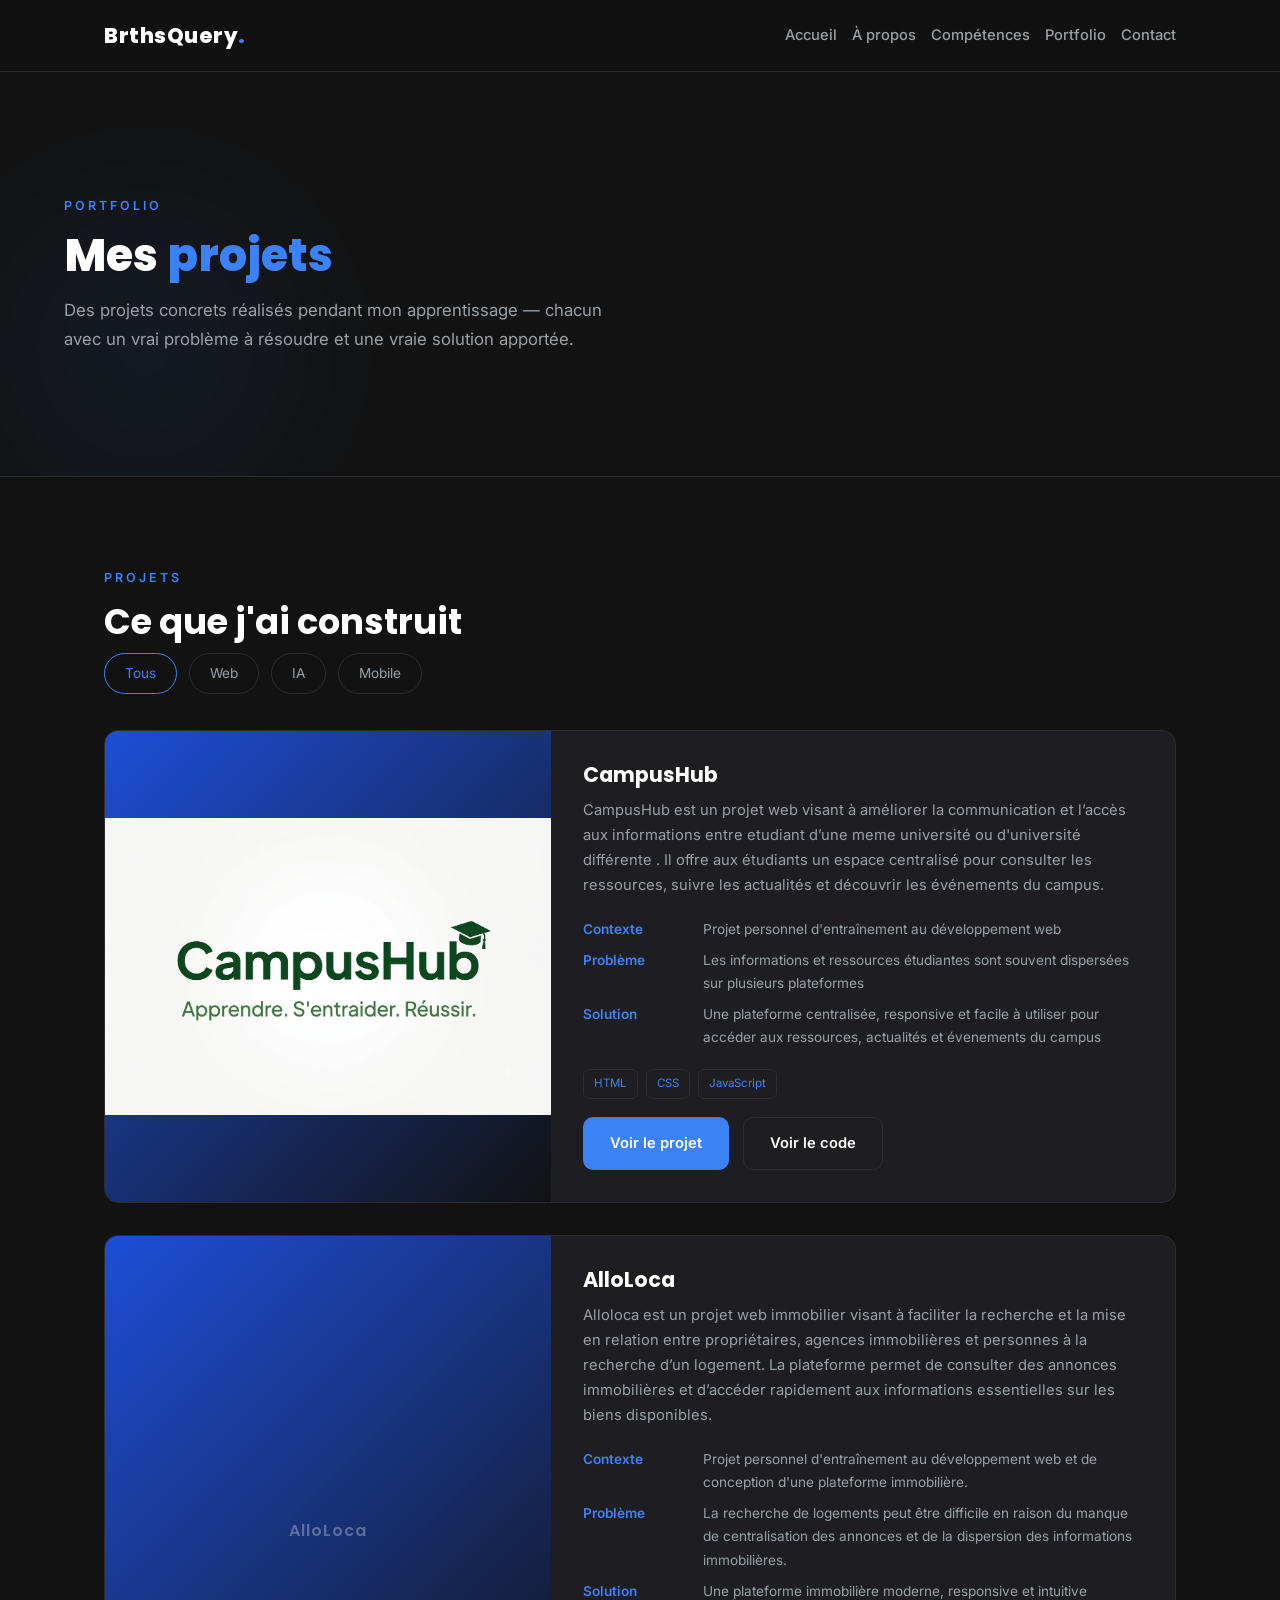
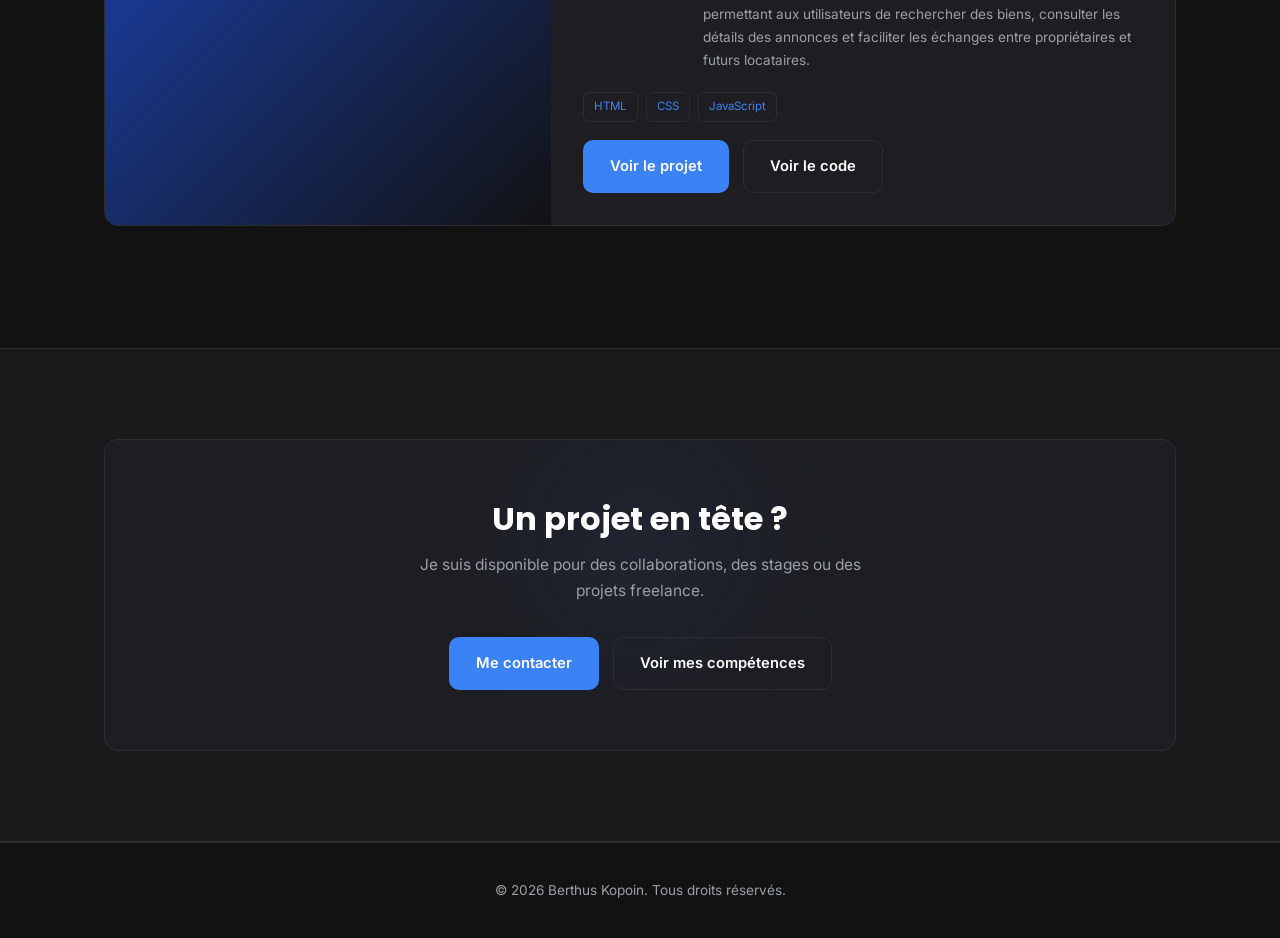
<file: Portfolio.html>
<!DOCTYPE html>
<html lang="fr">
<head>
  <meta charset="UTF-8">
  <meta name="viewport" content="width=device-width, initial-scale=1.0">
  <title>Berthus Kopoin — Portfolio</title>
  <link rel="preconnect" href="https://fonts.googleapis.com">
  <link rel="preconnect" href="https://fonts.gstatic.com" crossorigin>
  <link href="https://fonts.googleapis.com/css2?family=Inter:wght@400;500;600&family=Poppins:wght@600;700;800&display=swap" rel="stylesheet">
  <link rel="stylesheet" href="style2.css">
  <!-- Google tag (gtag.js) -->
    <script async src="https://www.googletagmanager.com/gtag/js?id=G-CMN1QN27Q0"></script>
    <script>
      window.dataLayer = window.dataLayer || [];
      function gtag(){dataLayer.push(arguments);}
      gtag('js', new Date());

      gtag('config', 'G-CMN1QN27Q0');
    </script>
</head>
<body>
  <button class="menu-toggle">
    ☰
  </button>
  <header class="navbar">
    <nav class="nav-container">
      <div class="logo">BrthsQuery<span class="logo-dot">.</span></div>
      <div class="nav-links">
        <a href="index.html">Accueil</a>
        <a href="apropos.html">À propos</a>
        <a href="competences.html">Compétences</a>
        <a href="portfolio.html">Portfolio</a>
        <a href="contact.html">Contact</a>
      </div>
    </nav>
  </header>

  <!-- HERO -->
  <section class="portfolio-hero">
    <div class="portfolio-hero-content">
      <span class="eyebrow">Portfolio</span>
      <h1>Mes <span class="hero-accent">projets</span></h1>
      <p>Des projets concrets réalisés pendant mon apprentissage — chacun avec un vrai problème à résoudre et une vraie solution apportée.</p>
    </div>
  </section>

  <!-- PROJETS DÉTAILLÉS -->
  <section class="section">
    <div class="section-inner">
      <span class="eyebrow">Projets</span>
      <h2 class="section-title">Ce que j'ai construit</h2>

      <div class="filters">
        <span class="filter-btn active">Tous</span>
        <span class="filter-btn">Web</span>
        <span class="filter-btn">IA</span>
        <span class="filter-btn">Mobile</span>
      </div>

      <!-- Projet 1 — CampusHub -->
      <div class="project-card-full">
        <div class="project-card-full-inner">
          <div class="project-card-img"><img src="image_campushub.jpeg" alt="CampusHub"></div>
          <div class="project-card-info">
            <div>
              <h3>CampusHub</h3>
              <p>CampusHub est un projet web visant à améliorer la communication et l’accès aux informations entre etudiant d’une meme université ou d'université différente . Il offre aux étudiants un espace centralisé pour consulter les ressources, suivre les actualités et découvrir les événements du campus.</p>
              <div class="project-meta">
                <div class="project-meta-row">
                  <span class="project-meta-label">Contexte</span>
                  <span class="project-meta-value">Projet personnel d'entraînement au développement web</span>
                </div>
                <div class="project-meta-row">
                  <span class="project-meta-label">Problème</span>
                  <span class="project-meta-value">Les informations et ressources étudiantes sont souvent dispersées sur plusieurs plateformes</span>
                </div>
                <div class="project-meta-row">
                  <span class="project-meta-label">Solution</span>
                  <span class="project-meta-value">Une plateforme centralisée, responsive et facile à utiliser pour accéder aux ressources, actualités et évenements du campus</span>
                </div>
              </div>
              <div class="project-tags">
                <span class="tag">HTML</span>
                <span class="tag">CSS</span>
                <span class="tag">JavaScript</span>
              </div>
            </div>
            <div class="project-card-footer">
              <a href="#" class="btn btn-primary">Voir le projet</a>
              <a href="#" class="btn btn-outline">Voir le code</a>
            </div>
          </div>
        </div>
      </div>

      <!-- Projet 2 — AlloLoca -->
      <div class="project-card-full">
        <div class="project-card-full-inner">
          <div class="project-card-img">AlloLoca</div>
          <div class="project-card-info">
            <div>
              <h3>AlloLoca</h3>
              <p>Alloloca est un projet web immobilier visant à faciliter la recherche et la mise en relation entre propriétaires, agences immobilières et personnes à la recherche d’un logement.
                 La plateforme permet de consulter des annonces immobilières et d’accéder rapidement aux informations essentielles sur les biens disponibles.</p>
              <div class="project-meta">
                <div class="project-meta-row">
                  <span class="project-meta-label">Contexte</span>
                  <span class="project-meta-value">Projet personnel d'entraînement au développement web et de conception d'une plateforme immobilière.</span>
                </div>
                <div class="project-meta-row">
                  <span class="project-meta-label">Problème</span>
                  <span class="project-meta-value">La recherche de logements peut être difficile en raison du manque de centralisation des annonces et de la dispersion des informations immobilières.</span>
                </div>
                <div class="project-meta-row">
                  <span class="project-meta-label">Solution</span>
                  <span class="project-meta-value">Une plateforme immobilière moderne, responsive et intuitive permettant aux utilisateurs de rechercher des biens, consulter les détails des annonces et faciliter les échanges entre propriétaires et futurs locataires.</span>
                </div>
              </div>
              <div class="project-tags">
                <span class="tag">HTML</span>
                <span class="tag">CSS</span>
                <span class="tag">JavaScript</span>
              </div>
            </div>
            <div class="project-card-footer">
              <a href="#" class="btn btn-primary">Voir le projet</a>
              <a href="#" class="btn btn-outline">Voir le code</a>
            </div>
          </div>
        </div>
      </div>
    </div>
  </section>

  <!-- CTA -->
  <section class="section section--alt">
    <div class="section-inner">
      <div class="cta-section">
        <h2>Un projet en tête ?</h2>
        <p>Je suis disponible pour des collaborations, des stages ou des projets freelance.</p>
        <div class="cta-buttons">
          <a href="contact.html" class="btn btn-primary">Me contacter</a>
          <a href="competences.html" class="btn btn-outline">Voir mes compétences</a>
        </div>
      </div>
    </div>
  </section>

  <footer class="footer">
    <p>&copy; 2026 Berthus Kopoin. Tous droits réservés.</p>
  </footer>
  <script src="mon script.js"></script>
</body>
</html>
</file>
<file: Dossier pages/style2.css>
/* =============================================
   style.css — Portfolio Berthus Kopoin
   ============================================= */

/* ---- Variables ---- */
:root {
  --bg:        #121212;
  --bg-alt:    #1a1a1d;
  --card:      #1e1e22;
  --border:    #2c2c31;
  --white:     #ffffff;
  --muted:     #9aa0a6;
  --blue:      #3B82F6;
  --blue-glow: rgba(59, 130, 246, 0.15);
  --radius:    14px;
  --transition: .25s ease;
}

/* ---- Reset de base ---- */
*, *::before, *::after {
  margin: 0;
  padding: 0;
  box-sizing: border-box;
}

html {
  scroll-behavior: smooth;
}

body {
  background-color: var(--bg);
  color: var(--white);
  font-family: 'Inter', sans-serif;
  font-size: 16px;
  line-height: 1.7;
}

h1, h2, h3, h4 {
  font-family: 'Poppins', sans-serif;
  line-height: 1.2;
}

a {
  text-decoration: none;
  color: inherit;
}

ul {
  list-style: none;
}

img {
  max-width: 100%;
  display: block;
}

/* =============================================
   NAVBAR
   ============================================= */
.navbar {
  position: sticky;
  top: 0;
  z-index: 100;
  background: rgba(18, 18, 18, 0.75);
  backdrop-filter: blur(14px);
  border-bottom: 1px solid var(--border);
}

.nav-container {
  max-width: 1200px;
  margin: 0 auto;
  padding: 18px 5%;
  display: flex;
  align-items: center;
  justify-content: space-between;
}

/* Logo */
.logo {
  font-family: 'Poppins', sans-serif;
  font-weight: 800;
  font-size: 1.3rem;
  letter-spacing: 0.5px;
}

.logo-dot {
  color: var(--blue);
}

/* Liens du menu */
.nav-links {
    display: flex;
    gap: 15px;
}

.nav-links a {
  font-size: 0.92rem;
  font-weight: 500;
  color: var(--muted);
  transition: color var(--transition);
  position: relative;
}

.nav-links a::after {
  content: '';
  position: absolute;
  left: 0;
  bottom: -4px;
  width: 0;
  height: 2px;
  background: var(--blue);
  transition: width var(--transition);
}

.nav-links a:hover {
  color: var(--white);
}

.nav-links a:hover::after {
  width: 100%;
}

/* ==========================
   MENU HAMBURGER
========================== */
.menu-toggle {
    display: none;
    position: fixed;
    top: 20px;
    right: 20px;
    width: 50px;
    height: 50px;
    border: none;
    border-radius: 12px;
    background: rgba(30, 30, 34, .95);
    backdrop-filter: blur(15px);
    color: #fff;
    font-size: 24px;
    cursor: pointer;
    z-index: 10000;
    border: 1px solid var(--border);
    transition: .3s;
}

.menu-toggle:hover {
    border-color: var(--blue);
    color: var(--blue);
}

/* =============================================
   SECTIONS — structure commune
   ============================================= */
.section {
  border-bottom: 1px solid var(--border);
}

.section--alt {
  background: var(--bg-alt);
}

.section-inner {
  max-width: 1200px;
  margin: 0 auto;
  padding: 90px 5%;
}

/* Eyebrow (label au-dessus du titre) */
.eyebrow {
  display: block;
  font-size: 0.78rem;
  font-weight: 600;
  color: var(--blue);
  letter-spacing: 3px;
  text-transform: uppercase;
  margin-bottom: 12px;
}

/* Titres de section */
.section-title {
  font-size: 2.2rem;
  font-weight: 700;
  margin-bottom: 10px;
}

.section-sub {
  color: var(--muted);
  font-size: 0.97rem;
  max-width: 520px;
  margin-bottom: 50px;
}

.sub-title {
  font-size: 1rem;
  font-weight: 600;
  margin: 24px 0 10px;
  color: var(--white);
}

/* =============================================
   HERO
   ============================================= */
.section-hero {
  min-height: 92vh;
  display: flex;
  align-items: center;
  padding: 0 5%;
  position: relative;
  overflow: hidden;
  border-bottom: 1px solid var(--border);
}

/* Halo lumineux derrière le hero */
.section-hero::before {
  content: '';
  position: absolute;
  top: -180px;
  right: -120px;
  width: 520px;
  height: 520px;
  background: radial-gradient(circle, var(--blue) 0%, transparent 70%);
  opacity: 0.15;
  filter: blur(50px);
  pointer-events: none;
}

.hero-content {
  max-width: 1200px;
  margin: 0 auto;
  width: 100%;
  position: relative;
  z-index: 1;
}

/* Avatar initiales */
.avatar {
  width: 90px;
  height: 90px;
  border-radius: 50%;
  background: linear-gradient(135deg, var(--blue), #1d4ed8);
  display: flex;
  align-items: center;
  justify-content: center;
  font-family: 'Poppins', sans-serif;
  font-weight: 800;
  font-size: 1.8rem;
  color: var(--white);
  margin-bottom: 28px;
}

.hero-title {
  font-size: 3.2rem;
  font-weight: 800;
  margin-bottom: 16px;
}

.hero-accent {
  color: var(--blue);
}

.hero-role {
  color: var(--muted);
  font-size: 1.1rem;
  max-width: 540px;
  margin-bottom: 36px;
}

/* Boutons */
.hero-buttons {
  display: flex;
  gap: 14px;
  flex-wrap: wrap;
  margin-bottom: 60px;
}

/* =============================================
   BOUTONS
   ============================================= */
.btn {
  display: inline-block;
  padding: 13px 26px;
  border-radius: 10px;
  font-family: 'Inter', sans-serif;
  font-weight: 600;
  font-size: 0.92rem;
  cursor: pointer;
  transition: transform var(--transition), background var(--transition), border-color var(--transition), color var(--transition);
  border: 1px solid transparent;
}

.btn-primary {
  background: var(--blue);
  color: var(--white);
}

.btn-primary:hover {
  background: #2563eb;
  transform: translateY(-2px);
}

.btn-outline {
  background: transparent;
  border-color: var(--border);
  color: var(--white);
}

.btn-outline:hover {
  border-color: var(--blue);
  color: var(--blue);
  transform: translateY(-2px);
}

/* =============================================
   STATISTIQUES (hero)
   ============================================= */
.stats {
  display: flex;
  gap: 56px;
  flex-wrap: wrap;
}

.stat-num {
  font-family: 'Poppins', sans-serif;
  font-size: 2.5rem;
  font-weight: 800;
  color: var(--blue);
  line-height: 1;
}

.stat-label {
  color: var(--muted);
  font-size: 0.85rem;
  margin-top: 5px;
}

/* =============================================
   À PROPOS
   ============================================= */
.about-grid {
  display: grid;
  grid-template-columns: 1fr 1fr;
  gap: 60px;
  margin-top: 40px;
}

.about-text p {
  color: var(--muted);
  margin-bottom: 16px;
  font-size: 0.97rem;
}

.about-list {
  color: var(--muted);
  font-size: 0.92rem;
  margin-bottom: 28px;
}

.about-list li {
  padding: 6px 0;
  padding-left: 18px;
  position: relative;
}

.about-list li::before {
  content: '→';
  position: absolute;
  left: 0;
  color: var(--blue);
}

/* Timeline */
.timeline {
  position: relative;
  padding-left: 30px;
}

.timeline::before {
  content: '';
  position: absolute;
  left: 7px;
  top: 40px;
  bottom: 10px;
  width: 2px;
  background: var(--border);
}

.tl-item {
  position: relative;
  margin-bottom: 32px;
}

.tl-dot {
  position: absolute;
  left: -30px;
  top: 4px;
  width: 14px;
  height: 14px;
  border-radius: 50%;
  background: var(--border);
  border: 2px solid var(--border);
}

.tl-dot--active {
  background: var(--blue);
  border-color: var(--blue);
  box-shadow: 0 0 0 5px var(--blue-glow);
}

.tl-body h4 {
  font-size: 0.95rem;
  margin-bottom: 6px;
  font-family: 'Poppins', sans-serif;
}

.tl-body ul {
  color: var(--muted);
  font-size: 0.88rem;
}

.tl-body ul li {
  padding: 3px 0;
  padding-left: 14px;
  position: relative;
}

.tl-body ul li::before {
  content: '·';
  position: absolute;
  left: 0;
  color: var(--blue);
  font-size: 1.2rem;
  line-height: 1;
}

/* =============================================
   COMPÉTENCES
   ============================================= */
.skills-grid {
  display: grid;
  grid-template-columns: repeat(auto-fit, minmax(250px, 1fr));
  gap: 22px;
  margin-top: 40px;
}

.skill-card {
  background: var(--card);
  border: 1px solid var(--border);
  border-radius: var(--radius);
  padding: 26px;
  transition: transform var(--transition), border-color var(--transition);
}

.skill-card:hover {
  transform: translateY(-5px);
  border-color: var(--blue);
}

.skill-card-title {
  font-size: 1rem;
  font-weight: 600;
  margin-bottom: 20px;
  display: flex;
  align-items: center;
  gap: 10px;
}

.skill-card-title::before {
  content: '';
  width: 8px;
  height: 8px;
  border-radius: 2px;
  background: var(--blue);
  flex-shrink: 0;
}

.skill-row {
  display: flex;
  justify-content: space-between;
  font-size: 0.88rem;
  margin-bottom: 7px;
}

.skill-name {
  color: var(--white);
}

.skill-level {
  color: var(--muted);
}

.skill-bar {
  height: 5px;
  background: var(--bg);
  border-radius: 3px;
  overflow: hidden;
  margin-bottom: 16px;
}

.skill-fill {
  height: 100%;
  background: var(--blue);
  border-radius: 3px;
}

/* =============================================
   PORTFOLIO
   ============================================= */
.filters {
  display: flex;
  gap: 12px;
  flex-wrap: wrap;
  margin-bottom: 36px;
}

.filter-btn {
  padding: 8px 20px;
  border: 1px solid var(--border);
  border-radius: 30px;
  font-size: 0.85rem;
  color: var(--muted);
  cursor: pointer;
  transition: border-color var(--transition), color var(--transition);
}

.filter-btn:hover,
.filter-btn.active {
  border-color: var(--blue);
  color: var(--blue);
}

.projects-grid {
  display: grid;
  grid-template-columns: repeat(auto-fit, minmax(290px, 1fr));
  gap: 24px;
}

.project-card {
  background: var(--card);
  border: 1px solid var(--border);
  border-radius: var(--radius);
  overflow: hidden;
  transition: transform var(--transition), border-color var(--transition);
}

.project-card:hover {
  transform: translateY(-6px);
  border-color: var(--blue);
}

/* Placeholder image du projet */
.project-img {
  height: 160px;
  background: linear-gradient(135deg, #1d4ed8 0%, #121212 100%);
  display: flex;
  align-items: center;
  justify-content: center;
  font-family: 'Poppins', sans-serif;
  font-size: 0.85rem;
  font-weight: 600;
  color: rgba(255, 255, 255, 0.4);
  letter-spacing: 1px;
}

.project-body {
  padding: 22px;
}

.project-name {
  font-size: 1.05rem;
  margin-bottom: 8px;
}

.project-desc {
  color: var(--muted);
  font-size: 0.88rem;
  margin-bottom: 16px;
}

.project-tags {
  display: flex;
  gap: 8px;
  flex-wrap: wrap;
  margin-bottom: 18px;
}

.tag {
  font-size: 0.72rem;
  padding: 4px 10px;
  border: 1px solid var(--border);
  border-radius: 6px;
  color: var(--blue);
}

.project-links {
  display: flex;
  gap: 20px;
  font-size: 0.85rem;
}

.project-links a {
  color: var(--muted);
  transition: color var(--transition);
}

.project-links a:hover {
  color: var(--blue);
}

/* =============================================
   CONTACT
   ============================================= */
.contact-grid {
  display: grid;
  grid-template-columns: 1.3fr 1fr;
  gap: 60px;
  margin-top: 40px;
}

.contact-form {
  display: flex;
  flex-direction: column;
  gap: 0;
}

.form-field {
  margin-bottom: 20px;
}

.form-field label {
  display: block;
  font-size: 0.85rem;
  color: var(--muted);
  margin-bottom: 8px;
}

.form-field input,
.form-field textarea {
  width: 100%;
  background: var(--card);
  border: 1px solid var(--border);
  border-radius: 10px;
  padding: 13px 16px;
  color: var(--white);
  font-family: 'Inter', sans-serif;
  font-size: 0.92rem;
  transition: border-color var(--transition);
  resize: vertical;
}

.form-field input:focus,
.form-field textarea:focus {
  outline: none;
  border-color: var(--blue);
}

/* Côté réseaux sociaux */
.contact-side {
  background: var(--card);
  border: 1px solid var(--border);
  border-radius: var(--radius);
  padding: 30px;
}

.contact-side h3 {
  font-size: 1.1rem;
  margin-bottom: 10px;
}

.contact-side p {
  color: var(--muted);
  font-size: 0.9rem;
  margin-bottom: 24px;
}

.socials {
  display: grid;
  grid-template-columns: 1fr 1fr;
  gap: 12px;
}

.social-btn {
  border: 1px solid var(--border);
  border-radius: 10px;
  padding: 13px;
  text-align: center;
  font-size: 0.88rem;
  color: var(--muted);
  transition: border-color var(--transition), color var(--transition);
}

.social-btn:hover {
  border-color: var(--blue);
  color: var(--blue);
}

/* =============================================
   FOOTER
   ============================================= */
.footer {
  padding: 36px 5%;
  text-align: center;
  color: var(--muted);
  font-size: 0.85rem;
  border-top: 1px solid var(--border);
}

/* =============================================
   À PROPOS — PAGE COMPLÈTE (apropos.html)
   ============================================= */

/* Hero spécifique à la page À propos */
.apropos-hero {
  min-height: 55vh;
  display: flex;
  align-items: center;
  padding: 0 5%;
  position: relative;
  overflow: hidden;
  border-bottom: 1px solid var(--border);
}

.apropos-hero::before {
  content: '';
  position: absolute;
  top: -150px; left: -100px;
  width: 500px; height: 500px;
  background: radial-gradient(circle, var(--blue) 0%, transparent 70%);
  opacity: 0.12;
  filter: blur(60px);
  pointer-events: none;
}

.apropos-hero-content {
  max-width: 1200px;
  margin: 0 auto;
  width: 100%;
  position: relative;
  z-index: 1;
  display: grid;
  grid-template-columns: auto 1fr;
  gap: 50px;
  align-items: center;
}

/* Grand avatar de la page À propos */
.apropos-avatar {
  width: 150px;
  height: 150px;
  border-radius: 24px;
  background: linear-gradient(135deg, var(--blue), #1d4ed8);
  display: flex;
  align-items: center;
  justify-content: center;
  font-family: 'Poppins', sans-serif;
  font-weight: 800;
  font-size: 2.8rem;
  color: var(--white);
  flex-shrink: 0;
  box-shadow: 0 0 0 1px var(--border), 0 20px 60px rgba(59,130,246,0.2);
}

.apropos-hero-text h1 {
  font-size: 2.6rem;
  font-weight: 800;
  margin-bottom: 12px;
  line-height: 1.15;
}

.apropos-hero-text p {
  color: var(--muted);
  font-size: 1rem;
  max-width: 540px;
  margin-bottom: 24px;
}

/* Tags sous le titre du hero */
.hero-tags {
  display: flex;
  gap: 10px;
  flex-wrap: wrap;
}

.hero-tag {
  padding: 6px 14px;
  border: 1px solid var(--border);
  border-radius: 30px;
  font-size: 0.82rem;
  color: var(--muted);
}

.hero-tag.active {
  border-color: var(--blue);
  color: var(--blue);
  background: rgba(59,130,246,0.08);
}

/* Grille présentation (texte + carte infos) */
.presentation-grid {
  display: grid;
  grid-template-columns: 1fr 1fr;
  gap: 60px;
  margin-top: 40px;
}

.presentation-grid p {
  color: var(--muted);
  font-size: 0.97rem;
  margin-bottom: 16px;
}

/* Citation mise en valeur */
.highlight-box {
  background: var(--card);
  border: 1px solid var(--border);
  border-left: 3px solid var(--blue);
  border-radius: var(--radius);
  padding: 20px 24px;
  margin-top: 24px;
  color: var(--muted);
  font-size: 0.95rem;
  font-style: italic;
}

/* Carte d'informations personnelles */
.info-card {
  background: var(--card);
  border: 1px solid var(--border);
  border-radius: var(--radius);
  padding: 28px;
}

.info-card h3 {
  font-size: 1rem;
  margin-bottom: 20px;
  display: flex;
  align-items: center;
  gap: 10px;
}

.info-card h3::before {
  content: '';
  width: 8px; height: 8px;
  border-radius: 2px;
  background: var(--blue);
  flex-shrink: 0;
}

.info-row {
  display: flex;
  justify-content: space-between;
  align-items: center;
  padding: 10px 0;
  border-bottom: 1px solid var(--border);
  font-size: 0.9rem;
}

.info-row:last-child { border-bottom: none; }
.info-row span:first-child { color: var(--muted); }
.info-row span:last-child { color: var(--white); font-weight: 500; }

/* Point vert animé "Disponible" */
.disponible {
  color: #22c55e !important;
  display: flex;
  align-items: center;
  gap: 6px;
}

.disponible::before {
  content: '';
  width: 8px; height: 8px;
  border-radius: 50%;
  background: #22c55e;
  display: inline-block;
  animation: pulse-dot 2s infinite;
}

@keyframes pulse-dot {
  0%, 100% { opacity: 1; }
  50% { opacity: 0.3; }
}

/* Timeline détaillée (apropos.html) */
.timeline-full {
  position: relative;
  padding-left: 40px;
  margin-top: 30px;
}

.timeline-full::before {
  content: '';
  position: absolute;
  left: 10px; top: 10px; bottom: 10px;
  width: 2px;
  background: linear-gradient(180deg, var(--blue), var(--border));
}

.tl-full-item {
  position: relative;
  margin-bottom: 44px;
}

.tl-full-dot {
  position: absolute;
  left: -40px; top: 4px;
  width: 20px; height: 20px;
  border-radius: 50%;
  background: var(--border);
  border: 2px solid var(--border);
}

.tl-full-dot--active {
  background: var(--blue);
  border-color: var(--blue);
  box-shadow: 0 0 0 6px rgba(59,130,246,0.15);
}

.tl-full-year {
  font-size: 0.75rem;
  font-weight: 600;
  color: var(--blue);
  letter-spacing: 2px;
  text-transform: uppercase;
  margin-bottom: 6px;
}

.tl-full-title {
  font-family: 'Poppins', sans-serif;
  font-size: 1.05rem;
  font-weight: 600;
  margin-bottom: 10px;
}

.tl-full-body {
  background: var(--card);
  border: 1px solid var(--border);
  border-radius: var(--radius);
  padding: 20px 24px;
}

.tl-full-body ul { color: var(--muted); font-size: 0.9rem; }

.tl-full-body ul li {
  padding: 6px 0 6px 16px;
  position: relative;
  border-bottom: 1px solid var(--border);
}

.tl-full-body ul li:last-child { border-bottom: none; }

.tl-full-body ul li::before {
  content: '→';
  position: absolute;
  left: 0;
  color: var(--blue);
  font-size: 0.8rem;
}

/* Cartes d'objectifs */
.objectifs-grid {
  display: grid;
  grid-template-columns: repeat(auto-fit, minmax(240px, 1fr));
  gap: 20px;
  margin-top: 40px;
}

.objectif-card {
  background: var(--card);
  border: 1px solid var(--border);
  border-radius: var(--radius);
  padding: 24px;
  display: flex;
  gap: 16px;
  align-items: flex-start;
  transition: transform var(--transition), border-color var(--transition);
}

.objectif-card:hover {
  transform: translateY(-4px);
  border-color: var(--blue);
}

.objectif-icon {
  width: 42px; height: 42px;
  border-radius: 10px;
  background: rgba(59,130,246,0.1);
  display: flex;
  align-items: center;
  justify-content: center;
  font-size: 1.2rem;
  flex-shrink: 0;
}

.objectif-card h4 { font-size: 0.95rem; margin-bottom: 6px; }
.objectif-card p { color: var(--muted); font-size: 0.85rem; }

/* Cartes de valeurs */
.valeurs-grid {
  display: grid;
  grid-template-columns: repeat(auto-fit, minmax(180px, 1fr));
  gap: 16px;
  margin-top: 40px;
}

.valeur-item {
  background: var(--card);
  border: 1px solid var(--border);
  border-radius: var(--radius);
  padding: 24px 20px;
  text-align: center;
  transition: transform var(--transition), border-color var(--transition);
}

.valeur-item:hover {
  border-color: var(--blue);
  transform: translateY(-3px);
}

.valeur-icon { font-size: 1.8rem; margin-bottom: 10px; }
.valeur-item h4 { font-size: 0.95rem; margin-bottom: 6px; }
.valeur-item p { color: var(--muted); font-size: 0.82rem; }

/* Bulles centres d'intérêt */
.interets-grid {
  display: flex;
  gap: 14px;
  flex-wrap: wrap;
  margin-top: 40px;
}

.interet-pill {
  display: flex;
  align-items: center;
  gap: 10px;
  padding: 12px 20px;
  background: var(--card);
  border: 1px solid var(--border);
  border-radius: 30px;
  font-size: 0.9rem;
  color: var(--muted);
  transition: border-color var(--transition), color var(--transition), transform var(--transition);
}

.interet-pill:hover {
  border-color: var(--blue);
  color: var(--white);
  transform: translateY(-2px);
}

/* Bloc CTA final */
.cta-section {
  background: var(--card);
  border: 1px solid var(--border);
  border-radius: var(--radius);
  padding: 60px;
  text-align: center;
  position: relative;
  overflow: hidden;
}

.cta-section::before {
  content: '';
  position: absolute;
  top: -100px; left: 50%;
  transform: translateX(-50%);
  width: 400px; height: 400px;
  background: radial-gradient(circle, var(--blue) 0%, transparent 70%);
  opacity: 0.08;
  filter: blur(40px);
  pointer-events: none;
}

.cta-section h2 {
  font-size: 2rem;
  font-weight: 700;
  margin-bottom: 14px;
  position: relative;
}

.cta-section p {
  color: var(--muted);
  max-width: 480px;
  margin: 0 auto 32px;
  font-size: 0.97rem;
  position: relative;
}

.cta-buttons {
  display: flex;
  gap: 14px;
  justify-content: center;
  flex-wrap: wrap;
  position: relative;
}

/* =============================================
   COMPÉTENCES — PAGE COMPLÈTE (competences.html)
   ============================================= */

/* Hero compétences */
.competences-hero {
  min-height: 45vh;
  display: flex;
  align-items: center;
  padding: 0 5%;
  position: relative;
  overflow: hidden;
  border-bottom: 1px solid var(--border);
}

.competences-hero::before {
  content: '';
  position: absolute;
  top: -100px; right: -100px;
  width: 450px; height: 450px;
  background: radial-gradient(circle, var(--blue) 0%, transparent 70%);
  opacity: 0.10;
  filter: blur(60px);
  pointer-events: none;
}

.competences-hero-content {
  max-width: 1200px;
  margin: 0 auto;
  width: 100%;
  position: relative;
  z-index: 1;
}

.competences-hero-content h1 {
  font-size: 2.8rem;
  font-weight: 800;
  margin-bottom: 14px;
}

.competences-hero-content p {
  color: var(--muted);
  font-size: 1.05rem;
  max-width: 540px;
}

/* Groupe de compétences avec titre de catégorie */
.skill-group {
  margin-bottom: 60px;
}

.skill-group-title {
  font-size: 1.1rem;
  font-weight: 700;
  margin-bottom: 24px;
  padding-bottom: 12px;
  border-bottom: 1px solid var(--border);
  display: flex;
  align-items: center;
  gap: 12px;
}

.skill-group-title::before {
  content: '';
  width: 4px;
  height: 20px;
  background: var(--blue);
  border-radius: 2px;
  flex-shrink: 0;
}

/* Badge de statut sur les cartes */
.skill-status {
  display: inline-block;
  font-size: 0.7rem;
  padding: 3px 10px;
  border-radius: 20px;
  margin-left: auto;
  font-weight: 500;
}

.skill-status--ok {
  background: rgba(34, 197, 94, 0.1);
  color: #22c55e;
  border: 1px solid rgba(34, 197, 94, 0.2);
}

.skill-status--learning {
  background: rgba(59, 130, 246, 0.1);
  color: var(--blue);
  border: 1px solid rgba(59, 130, 246, 0.2);
}

.skill-status--soon {
  background: rgba(156, 163, 175, 0.1);
  color: var(--muted);
  border: 1px solid var(--border);
}

/* Méthodes de travail */
.methodes-grid {
  display: grid;
  grid-template-columns: repeat(auto-fit, minmax(220px, 1fr));
  gap: 16px;
  margin-top: 40px;
}

.methode-item {
  background: var(--card);
  border: 1px solid var(--border);
  border-radius: var(--radius);
  padding: 22px;
  display: flex;
  align-items: flex-start;
  gap: 14px;
  transition: border-color var(--transition), transform var(--transition);
}

.methode-item:hover {
  border-color: var(--blue);
  transform: translateY(-3px);
}

.methode-icon {
  font-size: 1.4rem;
  flex-shrink: 0;
  margin-top: 2px;
}

.methode-item h4 { font-size: 0.95rem; margin-bottom: 4px; }
.methode-item p { color: var(--muted); font-size: 0.83rem; }

/* =============================================
   PORTFOLIO — PAGE COMPLÈTE (portfolio.html)
   ============================================= */

/* Hero portfolio */
.portfolio-hero {
  min-height: 45vh;
  display: flex;
  align-items: center;
  padding: 0 5%;
  position: relative;
  overflow: hidden;
  border-bottom: 1px solid var(--border);
}

.portfolio-hero::before {
  content: '';
  position: absolute;
  bottom: -100px; left: -80px;
  width: 450px; height: 450px;
  background: radial-gradient(circle, var(--blue) 0%, transparent 70%);
  opacity: 0.10;
  filter: blur(60px);
  pointer-events: none;
}

.portfolio-hero-content {
  max-width: 1200px;
  margin: 0 auto;
  width: 100%;
  position: relative;
  z-index: 1;
}

.portfolio-hero-content h1 {
  font-size: 2.8rem;
  font-weight: 800;
  margin-bottom: 14px;
}

.portfolio-hero-content p {
  color: var(--muted);
  font-size: 1.05rem;
  max-width: 540px;
}

/* Carte projet détaillée */
.project-card-full {
  background: var(--card);
  border: 1px solid var(--border);
  border-radius: var(--radius);
  overflow: hidden;
  transition: transform var(--transition), border-color var(--transition);
  margin-bottom: 32px;
}

.project-card-full:hover {
  border-color: var(--blue);
}

.project-card-full-inner {
  display: grid;
  grid-template-columns: 1fr 1.4fr;
}

.project-card-img {
  min-height: 280px;
  background: linear-gradient(135deg, #1d4ed8 0%, #121212 100%);
  display: flex;
  align-items: center;
  justify-content: center;
  font-family: 'Poppins', sans-serif;
  font-size: 1rem;
  font-weight: 600;
  color: rgba(255,255,255,0.3);
  letter-spacing: 1px;
}

.project-card-info {
  padding: 32px;
  display: flex;
  flex-direction: column;
  justify-content: space-between;
}

.project-card-info h3 {
  font-size: 1.3rem;
  margin-bottom: 10px;
}

.project-card-info p {
  color: var(--muted);
  font-size: 0.92rem;
  margin-bottom: 20px;
  line-height: 1.7;
}

.project-meta {
  margin-bottom: 20px;
}

.project-meta-row {
  display: flex;
  gap: 10px;
  margin-bottom: 8px;
  font-size: 0.85rem;
  align-items: flex-start;
}

.project-meta-label {
  color: var(--blue);
  font-weight: 600;
  min-width: 110px;
  flex-shrink: 0;
}

.project-meta-value {
  color: var(--muted);
}

.project-card-footer {
  display: flex;
  gap: 14px;
  flex-wrap: wrap;
}

/* =============================================
   CONTACT — PAGE COMPLÈTE (contact.html)
   ============================================= */

/* Hero contact */
.contact-hero {
  min-height: 40vh;
  display: flex;
  align-items: center;
  padding: 0 5%;
  position: relative;
  overflow: hidden;
  border-bottom: 1px solid var(--border);
}

.contact-hero::before {
  content: '';
  position: absolute;
  top: -120px; right: -80px;
  width: 420px; height: 420px;
  background: radial-gradient(circle, var(--blue) 0%, transparent 70%);
  opacity: 0.10;
  filter: blur(55px);
  pointer-events: none;
}

.contact-hero-content {
  max-width: 1200px;
  margin: 0 auto;
  width: 100%;
  position: relative;
  z-index: 1;
}

.contact-hero-content h1 {
  font-size: 2.8rem;
  font-weight: 800;
  margin-bottom: 14px;
}

.contact-hero-content p {
  color: var(--muted);
  font-size: 1.05rem;
  max-width: 540px;
}

/* Grille principale contact étendue */
.contact-grid-full {
  display: grid;
  grid-template-columns: 1.4fr 1fr;
  gap: 60px;
  margin-top: 40px;
}

/* Infos de contact (email, tel, ville) */
.contact-infos {
  display: flex;
  flex-direction: column;
  gap: 14px;
  margin-bottom: 32px;
}

.contact-info-item {
  display: flex;
  align-items: center;
  gap: 16px;
  padding: 16px 20px;
  background: var(--card);
  border: 1px solid var(--border);
  border-radius: var(--radius);
  transition: border-color var(--transition);
}

.contact-info-item:hover { border-color: var(--blue); }

.contact-info-icon {
  font-size: 1.2rem;
  width: 40px;
  height: 40px;
  border-radius: 10px;
  background: rgba(59,130,246,0.1);
  display: flex;
  align-items: center;
  justify-content: center;
  flex-shrink: 0;
}

.contact-info-label {
  font-size: 0.78rem;
  color: var(--muted);
  margin-bottom: 2px;
  display: block;
}

.contact-info-value {
  font-size: 0.92rem;
  font-weight: 500;
  color: var(--white);
}

/* FAQ rapide */
.faq-list {
  display: flex;
  flex-direction: column;
  gap: 12px;
  margin-top: 40px;
}

.faq-item {
  background: var(--card);
  border: 1px solid var(--border);
  border-radius: var(--radius);
  padding: 20px 24px;
  transition: border-color var(--transition);
}

.faq-item:hover { border-color: var(--blue); }

.faq-question {
  font-size: 0.95rem;
  font-weight: 600;
  margin-bottom: 6px;
  display: flex;
  align-items: center;
  gap: 10px;
}

.faq-question::before {
  content: 'Q';
  width: 24px; height: 24px;
  border-radius: 6px;
  background: rgba(59,130,246,0.1);
  color: var(--blue);
  font-size: 0.75rem;
  font-weight: 700;
  display: flex;
  align-items: center;
  justify-content: center;
  flex-shrink: 0;
}

.faq-answer {
  color: var(--muted);
  font-size: 0.88rem;
  padding-left: 34px;
}

/* ==========================================================
   RESPONSIVE COMPLET PORTFOLIO
   Mobile + Tablette
========================================================== */

/* ===========================
   TABLETTE (max-width: 1024px)
=========================== */
@media (max-width: 1024px) {
    .section-inner {
        padding: 70px 4%;
    }

    /* HERO */
    .hero-title {
        font-size: 2.7rem;
    }

    .hero-role {
        max-width: 100%;
    }

    /* GRILLES */
    .about-grid,
    .presentation-grid,
    .contact-grid,
    .contact-grid-full {
        grid-template-columns: 1fr;
        gap: 40px;
    }

    .skills-grid {
        grid-template-columns: repeat(2, 1fr);
    }

    .projects-grid {
        grid-template-columns: repeat(2, 1fr);
    }

    .project-card-full-inner {
        grid-template-columns: 1fr;
    }

    .project-card-img {
        min-height: 220px;
    }

    /* A PROPOS */
    .apropos-hero-content {
        grid-template-columns: 1fr;
        text-align: center;
    }

    .apropos-avatar {
        margin: auto;
    }

    .hero-tags {
        justify-content: center;
    }

    /* NAV */
    .nav-container {
        padding: 18px 4%;
    }

    .nav-links {
        gap: 20px;
    }
}

/* ===========================
   MOBILE (max-width: 768px)
=========================== */
@media (max-width: 768px) {
    body {
        overflow-x: hidden;
    }

    /* GLOBAL */
    .section-inner {
        padding: 60px 5%;
    }

    .section-title {
        font-size: 1.8rem;
    }

    .section-sub {
        margin-bottom: 30px;
    }

    /* NAVBAR */
    .navbar {
        position: sticky;
    }

    .nav-container {
        padding: 15px 5%;
    }

    .logo {
        font-size: 1.1rem;
    }

    .menu-toggle {
        display: flex;
        justify-content: center;
        align-items: center;
    }

    .nav-links {
        position: fixed;
        top: 80px;
        right: 20px;
        width: 220px;
        display: none;
        flex-direction: column;
        background: rgba(30, 30, 34, .97);
        backdrop-filter: blur(20px);
        border: 1px solid var(--border);
        border-radius: 16px;
        padding: 15px;
        gap: 5px;
        z-index: 9999;
        box-shadow: 0 20px 60px rgba(0, 0, 0, .45);
    }

    .nav-links.active {
        display: flex;
    }

    .nav-links a {
        padding: 12px 15px;
        border-radius: 10px;
        transition: .3s;
    }

    .nav-links a:hover {
        background: rgba(59, 130, 246, .12);
        color: var(--blue);
    }

    /* HERO */
    .section-hero {
        min-height: auto;
        padding: 100px 5% 70px;
    }

    .hero-title {
        font-size: 2rem;
        line-height: 1.2;
    }

    .hero-role {
        font-size: .95rem;
    }

    .avatar {
        width: 75px;
        height: 75px;
        font-size: 1.5rem;
    }

    /* BOUTONS */
    .hero-buttons {
        flex-direction: column;
        width: 100%;
    }

    .btn {
        width: 100%;
        text-align: center;
    }

    /* STATS */
    .stats {
        flex-direction: column;
        gap: 25px;
    }

    .stat-num {
        font-size: 2rem;
    }

    /* COMPETENCES */
    .skills-grid {
        grid-template-columns: 1fr;
    }

    .skill-card {
        padding: 22px;
    }

    /* PROJETS */
    .projects-grid {
        grid-template-columns: 1fr;
    }

    .project-card {
        width: 100%;
    }

    .project-body {
        padding: 18px;
    }

    .project-card-full-inner {
        grid-template-columns: 1fr;
    }

    .project-card-img {
        min-height: 180px;
    }

    /* PAGE PORTFOLIO DETAIL */
    .project-card-info {
        padding: 22px;
    }

    .project-meta-row {
        flex-direction: column;
        gap: 4px;
    }

    .project-meta-label {
        min-width: auto;
    }

    /* A PROPOS */
    .apropos-hero {
        min-height: auto;
        padding: 80px 5%;
    }

    .apropos-avatar {
        width: 120px;
        height: 120px;
        font-size: 2rem;
    }

    .apropos-hero-text h1 {
        font-size: 2rem;
    }

    .presentation-grid {
        grid-template-columns: 1fr;
        gap: 30px;
    }

    /* TIMELINE */
    .timeline {
        padding-left: 25px;
    }

    .timeline-full {
        padding-left: 30px;
    }

    /* OBJECTIFS */
    .objectifs-grid,
    .valeurs-grid,
    .methodes-grid {
        grid-template-columns: 1fr;
    }

    /* CONTACT */
    .contact-side {
        padding: 20px;
    }

    .socials {
        grid-template-columns: 1fr;
    }

    .contact-grid-full {
        gap: 30px;
    }

    /* CTA */
    .cta-section {
        padding: 35px 20px;
    }

    .cta-section h2 {
        font-size: 1.5rem;
    }
}

/* ===========================
   PETITS TÉLÉPHONES (max-width: 400px)
=========================== */
@media (max-width: 400px) {
    .hero-title {
        font-size: 1.7rem;
    }

    .section-title {
        font-size: 1.5rem;
    }

    .hero-buttons {
        gap: 10px;
    }

    .skill-card,
    .project-body {
        padding: 16px;
    }

    .stat-num {
        font-size: 1.7rem;
    }
}
</file>
<file: style2.css>
/* =============================================
   style.css — Portfolio Berthus Kopoin
   ============================================= */

/* ---- Variables ---- */
:root {
  --bg:        #121212;
  --bg-alt:    #1a1a1d;
  --card:      #1e1e22;
  --border:    #2c2c31;
  --white:     #ffffff;
  --muted:     #9aa0a6;
  --blue:      #3B82F6;
  --blue-glow: rgba(59, 130, 246, 0.15);
  --radius:    14px;
  --transition: .25s ease;
}

/* ---- Reset de base ---- */
*, *::before, *::after {
  margin: 0;
  padding: 0;
  box-sizing: border-box;
}

html {
  scroll-behavior: smooth;
}

body {
  background-color: var(--bg);
  color: var(--white);
  font-family: 'Inter', sans-serif;
  font-size: 16px;
  line-height: 1.7;
}

h1, h2, h3, h4 {
  font-family: 'Poppins', sans-serif;
  line-height: 1.2;
}

a {
  text-decoration: none;
  color: inherit;
}

ul {
  list-style: none;
}

img {
  max-width: 100%;
  display: block;
}

/* =============================================
   NAVBAR
   ============================================= */
.navbar {
  position: sticky;
  top: 0;
  z-index: 100;
  background: rgba(18, 18, 18, 0.75);
  backdrop-filter: blur(14px);
  border-bottom: 1px solid var(--border);
}

.nav-container {
  max-width: 1200px;
  margin: 0 auto;
  padding: 18px 5%;
  display: flex;
  align-items: center;
  justify-content: space-between;
}

/* Logo */
.logo {
  font-family: 'Poppins', sans-serif;
  font-weight: 800;
  font-size: 1.3rem;
  letter-spacing: 0.5px;
}

.logo-dot {
  color: var(--blue);
}

/* Liens du menu */
.nav-links {
    display: flex;
    gap: 15px;
}

.nav-links a {
  font-size: 0.92rem;
  font-weight: 500;
  color: var(--muted);
  transition: color var(--transition);
  position: relative;
}

.nav-links a::after {
  content: '';
  position: absolute;
  left: 0;
  bottom: -4px;
  width: 0;
  height: 2px;
  background: var(--blue);
  transition: width var(--transition);
}

.nav-links a:hover {
  color: var(--white);
}

.nav-links a:hover::after {
  width: 100%;
}

/* ==========================
   MENU HAMBURGER
========================== */
.menu-toggle {
    display: none;
    position: fixed;
    top: 20px;
    right: 20px;
    width: 50px;
    height: 50px;
    border: none;
    border-radius: 12px;
    background: rgba(30, 30, 34, .95);
    backdrop-filter: blur(15px);
    color: #fff;
    font-size: 24px;
    cursor: pointer;
    z-index: 10000;
    border: 1px solid var(--border);
    transition: .3s;
}

.menu-toggle:hover {
    border-color: var(--blue);
    color: var(--blue);
}

/* =============================================
   SECTIONS — structure commune
   ============================================= */
.section {
  border-bottom: 1px solid var(--border);
}

.section--alt {
  background: var(--bg-alt);
}

.section-inner {
  max-width: 1200px;
  margin: 0 auto;
  padding: 90px 5%;
}

/* Eyebrow (label au-dessus du titre) */
.eyebrow {
  display: block;
  font-size: 0.78rem;
  font-weight: 600;
  color: var(--blue);
  letter-spacing: 3px;
  text-transform: uppercase;
  margin-bottom: 12px;
}

/* Titres de section */
.section-title {
  font-size: 2.2rem;
  font-weight: 700;
  margin-bottom: 10px;
}

.section-sub {
  color: var(--muted);
  font-size: 0.97rem;
  max-width: 520px;
  margin-bottom: 50px;
}

.sub-title {
  font-size: 1rem;
  font-weight: 600;
  margin: 24px 0 10px;
  color: var(--white);
}

/* =============================================
   HERO
   ============================================= */
.section-hero {
  min-height: 92vh;
  display: flex;
  align-items: center;
  padding: 0 5%;
  position: relative;
  overflow: hidden;
  border-bottom: 1px solid var(--border);
}

/* Halo lumineux derrière le hero */
.section-hero::before {
  content: '';
  position: absolute;
  top: -180px;
  right: -120px;
  width: 520px;
  height: 520px;
  background: radial-gradient(circle, var(--blue) 0%, transparent 70%);
  opacity: 0.15;
  filter: blur(50px);
  pointer-events: none;
}

.hero-content {
  max-width: 1200px;
  margin: 0 auto;
  width: 100%;
  position: relative;
  z-index: 1;
}

/* Avatar initiales */
.avatar {
  width: 90px;
  height: 90px;
  border-radius: 50%;
  background: linear-gradient(135deg, var(--blue), #1d4ed8);
  display: flex;
  align-items: center;
  justify-content: center;
  font-family: 'Poppins', sans-serif;
  font-weight: 800;
  font-size: 1.8rem;
  color: var(--white);
  margin-bottom: 28px;
}

.hero-title {
  font-size: 3.2rem;
  font-weight: 800;
  margin-bottom: 16px;
}

.hero-accent {
  color: var(--blue);
}

.hero-role {
  color: var(--muted);
  font-size: 1.1rem;
  max-width: 540px;
  margin-bottom: 36px;
}

/* Boutons */
.hero-buttons {
  display: flex;
  gap: 14px;
  flex-wrap: wrap;
  margin-bottom: 60px;
}

/* =============================================
   BOUTONS
   ============================================= */
.btn {
  display: inline-block;
  padding: 13px 26px;
  border-radius: 10px;
  font-family: 'Inter', sans-serif;
  font-weight: 600;
  font-size: 0.92rem;
  cursor: pointer;
  transition: transform var(--transition), background var(--transition), border-color var(--transition), color var(--transition);
  border: 1px solid transparent;
}

.btn-primary {
  background: var(--blue);
  color: var(--white);
}

.btn-primary:hover {
  background: #2563eb;
  transform: translateY(-2px);
}

.btn-outline {
  background: transparent;
  border-color: var(--border);
  color: var(--white);
}

.btn-outline:hover {
  border-color: var(--blue);
  color: var(--blue);
  transform: translateY(-2px);
}

/* =============================================
   STATISTIQUES (hero)
   ============================================= */
.stats {
  display: flex;
  gap: 56px;
  flex-wrap: wrap;
}

.stat-num {
  font-family: 'Poppins', sans-serif;
  font-size: 2.5rem;
  font-weight: 800;
  color: var(--blue);
  line-height: 1;
}

.stat-label {
  color: var(--muted);
  font-size: 0.85rem;
  margin-top: 5px;
}

/* =============================================
   À PROPOS
   ============================================= */
.about-grid {
  display: grid;
  grid-template-columns: 1fr 1fr;
  gap: 60px;
  margin-top: 40px;
}

.about-text p {
  color: var(--muted);
  margin-bottom: 16px;
  font-size: 0.97rem;
}

.about-list {
  color: var(--muted);
  font-size: 0.92rem;
  margin-bottom: 28px;
}

.about-list li {
  padding: 6px 0;
  padding-left: 18px;
  position: relative;
}

.about-list li::before {
  content: '→';
  position: absolute;
  left: 0;
  color: var(--blue);
}

/* Timeline */
.timeline {
  position: relative;
  padding-left: 30px;
}

.timeline::before {
  content: '';
  position: absolute;
  left: 7px;
  top: 40px;
  bottom: 10px;
  width: 2px;
  background: var(--border);
}

.tl-item {
  position: relative;
  margin-bottom: 32px;
}

.tl-dot {
  position: absolute;
  left: -30px;
  top: 4px;
  width: 14px;
  height: 14px;
  border-radius: 50%;
  background: var(--border);
  border: 2px solid var(--border);
}

.tl-dot--active {
  background: var(--blue);
  border-color: var(--blue);
  box-shadow: 0 0 0 5px var(--blue-glow);
}

.tl-body h4 {
  font-size: 0.95rem;
  margin-bottom: 6px;
  font-family: 'Poppins', sans-serif;
}

.tl-body ul {
  color: var(--muted);
  font-size: 0.88rem;
}

.tl-body ul li {
  padding: 3px 0;
  padding-left: 14px;
  position: relative;
}

.tl-body ul li::before {
  content: '·';
  position: absolute;
  left: 0;
  color: var(--blue);
  font-size: 1.2rem;
  line-height: 1;
}

/* =============================================
   COMPÉTENCES
   ============================================= */
.skills-grid {
  display: grid;
  grid-template-columns: repeat(auto-fit, minmax(250px, 1fr));
  gap: 22px;
  margin-top: 40px;
}

.skill-card {
  background: var(--card);
  border: 1px solid var(--border);
  border-radius: var(--radius);
  padding: 26px;
  transition: transform var(--transition), border-color var(--transition);
}

.skill-card:hover {
  transform: translateY(-5px);
  border-color: var(--blue);
}

.skill-card-title {
  font-size: 1rem;
  font-weight: 600;
  margin-bottom: 20px;
  display: flex;
  align-items: center;
  gap: 10px;
}

.skill-card-title::before {
  content: '';
  width: 8px;
  height: 8px;
  border-radius: 2px;
  background: var(--blue);
  flex-shrink: 0;
}

.skill-row {
  display: flex;
  justify-content: space-between;
  font-size: 0.88rem;
  margin-bottom: 7px;
}

.skill-name {
  color: var(--white);
}

.skill-level {
  color: var(--muted);
}

.skill-bar {
  height: 5px;
  background: var(--bg);
  border-radius: 3px;
  overflow: hidden;
  margin-bottom: 16px;
}

.skill-fill {
  height: 100%;
  background: var(--blue);
  border-radius: 3px;
}

/* =============================================
   PORTFOLIO
   ============================================= */
.filters {
  display: flex;
  gap: 12px;
  flex-wrap: wrap;
  margin-bottom: 36px;
}

.filter-btn {
  padding: 8px 20px;
  border: 1px solid var(--border);
  border-radius: 30px;
  font-size: 0.85rem;
  color: var(--muted);
  cursor: pointer;
  transition: border-color var(--transition), color var(--transition);
}

.filter-btn:hover,
.filter-btn.active {
  border-color: var(--blue);
  color: var(--blue);
}

.projects-grid {
  display: grid;
  grid-template-columns: repeat(auto-fit, minmax(290px, 1fr));
  gap: 24px;
}

.project-card {
  background: var(--card);
  border: 1px solid var(--border);
  border-radius: var(--radius);
  overflow: hidden;
  transition: transform var(--transition), border-color var(--transition);
}

.project-card:hover {
  transform: translateY(-6px);
  border-color: var(--blue);
}

/* Placeholder image du projet */
.project-img {
  height: 160px;
  background: linear-gradient(135deg, #1d4ed8 0%, #121212 100%);
  display: flex;
  align-items: center;
  justify-content: center;
  font-family: 'Poppins', sans-serif;
  font-size: 0.85rem;
  font-weight: 600;
  color: rgba(255, 255, 255, 0.4);
  letter-spacing: 1px;
}

.project-body {
  padding: 22px;
}

.project-name {
  font-size: 1.05rem;
  margin-bottom: 8px;
}

.project-desc {
  color: var(--muted);
  font-size: 0.88rem;
  margin-bottom: 16px;
}

.project-tags {
  display: flex;
  gap: 8px;
  flex-wrap: wrap;
  margin-bottom: 18px;
}

.tag {
  font-size: 0.72rem;
  padding: 4px 10px;
  border: 1px solid var(--border);
  border-radius: 6px;
  color: var(--blue);
}

.project-links {
  display: flex;
  gap: 20px;
  font-size: 0.85rem;
}

.project-links a {
  color: var(--muted);
  transition: color var(--transition);
}

.project-links a:hover {
  color: var(--blue);
}

/* =============================================
   CONTACT
   ============================================= */
.contact-grid {
  display: grid;
  grid-template-columns: 1.3fr 1fr;
  gap: 60px;
  margin-top: 40px;
}

.contact-form {
  display: flex;
  flex-direction: column;
  gap: 0;
}

.form-field {
  margin-bottom: 20px;
}

.form-field label {
  display: block;
  font-size: 0.85rem;
  color: var(--muted);
  margin-bottom: 8px;
}

.form-field input,
.form-field textarea {
  width: 100%;
  background: var(--card);
  border: 1px solid var(--border);
  border-radius: 10px;
  padding: 13px 16px;
  color: var(--white);
  font-family: 'Inter', sans-serif;
  font-size: 0.92rem;
  transition: border-color var(--transition);
  resize: vertical;
}

.form-field input:focus,
.form-field textarea:focus {
  outline: none;
  border-color: var(--blue);
}

/* Côté réseaux sociaux */
.contact-side {
  background: var(--card);
  border: 1px solid var(--border);
  border-radius: var(--radius);
  padding: 30px;
}

.contact-side h3 {
  font-size: 1.1rem;
  margin-bottom: 10px;
}

.contact-side p {
  color: var(--muted);
  font-size: 0.9rem;
  margin-bottom: 24px;
}

.socials {
  display: grid;
  grid-template-columns: 1fr 1fr;
  gap: 12px;
}

.social-btn {
  border: 1px solid var(--border);
  border-radius: 10px;
  padding: 13px;
  text-align: center;
  font-size: 0.88rem;
  color: var(--muted);
  transition: border-color var(--transition), color var(--transition);
}

.social-btn:hover {
  border-color: var(--blue);
  color: var(--blue);
}

/* =============================================
   FOOTER
   ============================================= */
.footer {
  padding: 36px 5%;
  text-align: center;
  color: var(--muted);
  font-size: 0.85rem;
  border-top: 1px solid var(--border);
}

/* =============================================
   À PROPOS — PAGE COMPLÈTE (apropos.html)
   ============================================= */

/* Hero spécifique à la page À propos */
.apropos-hero {
  min-height: 55vh;
  display: flex;
  align-items: center;
  padding: 0 5%;
  position: relative;
  overflow: hidden;
  border-bottom: 1px solid var(--border);
}

.apropos-hero::before {
  content: '';
  position: absolute;
  top: -150px; left: -100px;
  width: 500px; height: 500px;
  background: radial-gradient(circle, var(--blue) 0%, transparent 70%);
  opacity: 0.12;
  filter: blur(60px);
  pointer-events: none;
}

.apropos-hero-content {
  max-width: 1200px;
  margin: 0 auto;
  width: 100%;
  position: relative;
  z-index: 1;
  display: grid;
  grid-template-columns: auto 1fr;
  gap: 50px;
  align-items: center;
}

/* Grand avatar de la page À propos */
.apropos-avatar {
  width: 150px;
  height: 150px;
  border-radius: 24px;
  background: linear-gradient(135deg, var(--blue), #1d4ed8);
  display: flex;
  align-items: center;
  justify-content: center;
  font-family: 'Poppins', sans-serif;
  font-weight: 800;
  font-size: 2.8rem;
  color: var(--white);
  flex-shrink: 0;
  box-shadow: 0 0 0 1px var(--border), 0 20px 60px rgba(59,130,246,0.2);
}

.apropos-hero-text h1 {
  font-size: 2.6rem;
  font-weight: 800;
  margin-bottom: 12px;
  line-height: 1.15;
}

.apropos-hero-text p {
  color: var(--muted);
  font-size: 1rem;
  max-width: 540px;
  margin-bottom: 24px;
}

/* Tags sous le titre du hero */
.hero-tags {
  display: flex;
  gap: 10px;
  flex-wrap: wrap;
}

.hero-tag {
  padding: 6px 14px;
  border: 1px solid var(--border);
  border-radius: 30px;
  font-size: 0.82rem;
  color: var(--muted);
}

.hero-tag.active {
  border-color: var(--blue);
  color: var(--blue);
  background: rgba(59,130,246,0.08);
}

/* Grille présentation (texte + carte infos) */
.presentation-grid {
  display: grid;
  grid-template-columns: 1fr 1fr;
  gap: 60px;
  margin-top: 40px;
}

.presentation-grid p {
  color: var(--muted);
  font-size: 0.97rem;
  margin-bottom: 16px;
}

/* Citation mise en valeur */
.highlight-box {
  background: var(--card);
  border: 1px solid var(--border);
  border-left: 3px solid var(--blue);
  border-radius: var(--radius);
  padding: 20px 24px;
  margin-top: 24px;
  color: var(--muted);
  font-size: 0.95rem;
  font-style: italic;
}

/* Carte d'informations personnelles */
.info-card {
  background: var(--card);
  border: 1px solid var(--border);
  border-radius: var(--radius);
  padding: 28px;
}

.info-card h3 {
  font-size: 1rem;
  margin-bottom: 20px;
  display: flex;
  align-items: center;
  gap: 10px;
}

.info-card h3::before {
  content: '';
  width: 8px; height: 8px;
  border-radius: 2px;
  background: var(--blue);
  flex-shrink: 0;
}

.info-row {
  display: flex;
  justify-content: space-between;
  align-items: center;
  padding: 10px 0;
  border-bottom: 1px solid var(--border);
  font-size: 0.9rem;
}

.info-row:last-child { border-bottom: none; }
.info-row span:first-child { color: var(--muted); }
.info-row span:last-child { color: var(--white); font-weight: 500; }

/* Point vert animé "Disponible" */
.disponible {
  color: #22c55e !important;
  display: flex;
  align-items: center;
  gap: 6px;
}

.disponible::before {
  content: '';
  width: 8px; height: 8px;
  border-radius: 50%;
  background: #22c55e;
  display: inline-block;
  animation: pulse-dot 2s infinite;
}

@keyframes pulse-dot {
  0%, 100% { opacity: 1; }
  50% { opacity: 0.3; }
}

/* Timeline détaillée (apropos.html) */
.timeline-full {
  position: relative;
  padding-left: 40px;
  margin-top: 30px;
}

.timeline-full::before {
  content: '';
  position: absolute;
  left: 10px; top: 10px; bottom: 10px;
  width: 2px;
  background: linear-gradient(180deg, var(--blue), var(--border));
}

.tl-full-item {
  position: relative;
  margin-bottom: 44px;
}

.tl-full-dot {
  position: absolute;
  left: -40px; top: 4px;
  width: 20px; height: 20px;
  border-radius: 50%;
  background: var(--border);
  border: 2px solid var(--border);
}

.tl-full-dot--active {
  background: var(--blue);
  border-color: var(--blue);
  box-shadow: 0 0 0 6px rgba(59,130,246,0.15);
}

.tl-full-year {
  font-size: 0.75rem;
  font-weight: 600;
  color: var(--blue);
  letter-spacing: 2px;
  text-transform: uppercase;
  margin-bottom: 6px;
}

.tl-full-title {
  font-family: 'Poppins', sans-serif;
  font-size: 1.05rem;
  font-weight: 600;
  margin-bottom: 10px;
}

.tl-full-body {
  background: var(--card);
  border: 1px solid var(--border);
  border-radius: var(--radius);
  padding: 20px 24px;
}

.tl-full-body ul { color: var(--muted); font-size: 0.9rem; }

.tl-full-body ul li {
  padding: 6px 0 6px 16px;
  position: relative;
  border-bottom: 1px solid var(--border);
}

.tl-full-body ul li:last-child { border-bottom: none; }

.tl-full-body ul li::before {
  content: '→';
  position: absolute;
  left: 0;
  color: var(--blue);
  font-size: 0.8rem;
}

/* Cartes d'objectifs */
.objectifs-grid {
  display: grid;
  grid-template-columns: repeat(auto-fit, minmax(240px, 1fr));
  gap: 20px;
  margin-top: 40px;
}

.objectif-card {
  background: var(--card);
  border: 1px solid var(--border);
  border-radius: var(--radius);
  padding: 24px;
  display: flex;
  gap: 16px;
  align-items: flex-start;
  transition: transform var(--transition), border-color var(--transition);
}

.objectif-card:hover {
  transform: translateY(-4px);
  border-color: var(--blue);
}

.objectif-icon {
  width: 42px; height: 42px;
  border-radius: 10px;
  background: rgba(59,130,246,0.1);
  display: flex;
  align-items: center;
  justify-content: center;
  font-size: 1.2rem;
  flex-shrink: 0;
}

.objectif-card h4 { font-size: 0.95rem; margin-bottom: 6px; }
.objectif-card p { color: var(--muted); font-size: 0.85rem; }

/* Cartes de valeurs */
.valeurs-grid {
  display: grid;
  grid-template-columns: repeat(auto-fit, minmax(180px, 1fr));
  gap: 16px;
  margin-top: 40px;
}

.valeur-item {
  background: var(--card);
  border: 1px solid var(--border);
  border-radius: var(--radius);
  padding: 24px 20px;
  text-align: center;
  transition: transform var(--transition), border-color var(--transition);
}

.valeur-item:hover {
  border-color: var(--blue);
  transform: translateY(-3px);
}

.valeur-icon { font-size: 1.8rem; margin-bottom: 10px; }
.valeur-item h4 { font-size: 0.95rem; margin-bottom: 6px; }
.valeur-item p { color: var(--muted); font-size: 0.82rem; }

/* Bulles centres d'intérêt */
.interets-grid {
  display: flex;
  gap: 14px;
  flex-wrap: wrap;
  margin-top: 40px;
}

.interet-pill {
  display: flex;
  align-items: center;
  gap: 10px;
  padding: 12px 20px;
  background: var(--card);
  border: 1px solid var(--border);
  border-radius: 30px;
  font-size: 0.9rem;
  color: var(--muted);
  transition: border-color var(--transition), color var(--transition), transform var(--transition);
}

.interet-pill:hover {
  border-color: var(--blue);
  color: var(--white);
  transform: translateY(-2px);
}

/* Bloc CTA final */
.cta-section {
  background: var(--card);
  border: 1px solid var(--border);
  border-radius: var(--radius);
  padding: 60px;
  text-align: center;
  position: relative;
  overflow: hidden;
}

.cta-section::before {
  content: '';
  position: absolute;
  top: -100px; left: 50%;
  transform: translateX(-50%);
  width: 400px; height: 400px;
  background: radial-gradient(circle, var(--blue) 0%, transparent 70%);
  opacity: 0.08;
  filter: blur(40px);
  pointer-events: none;
}

.cta-section h2 {
  font-size: 2rem;
  font-weight: 700;
  margin-bottom: 14px;
  position: relative;
}

.cta-section p {
  color: var(--muted);
  max-width: 480px;
  margin: 0 auto 32px;
  font-size: 0.97rem;
  position: relative;
}

.cta-buttons {
  display: flex;
  gap: 14px;
  justify-content: center;
  flex-wrap: wrap;
  position: relative;
}

/* =============================================
   COMPÉTENCES — PAGE COMPLÈTE (competences.html)
   ============================================= */

/* Hero compétences */
.competences-hero {
  min-height: 45vh;
  display: flex;
  align-items: center;
  padding: 0 5%;
  position: relative;
  overflow: hidden;
  border-bottom: 1px solid var(--border);
}

.competences-hero::before {
  content: '';
  position: absolute;
  top: -100px; right: -100px;
  width: 450px; height: 450px;
  background: radial-gradient(circle, var(--blue) 0%, transparent 70%);
  opacity: 0.10;
  filter: blur(60px);
  pointer-events: none;
}

.competences-hero-content {
  max-width: 1200px;
  margin: 0 auto;
  width: 100%;
  position: relative;
  z-index: 1;
}

.competences-hero-content h1 {
  font-size: 2.8rem;
  font-weight: 800;
  margin-bottom: 14px;
}

.competences-hero-content p {
  color: var(--muted);
  font-size: 1.05rem;
  max-width: 540px;
}

/* Groupe de compétences avec titre de catégorie */
.skill-group {
  margin-bottom: 60px;
}

.skill-group-title {
  font-size: 1.1rem;
  font-weight: 700;
  margin-bottom: 24px;
  padding-bottom: 12px;
  border-bottom: 1px solid var(--border);
  display: flex;
  align-items: center;
  gap: 12px;
}

.skill-group-title::before {
  content: '';
  width: 4px;
  height: 20px;
  background: var(--blue);
  border-radius: 2px;
  flex-shrink: 0;
}

/* Badge de statut sur les cartes */
.skill-status {
  display: inline-block;
  font-size: 0.7rem;
  padding: 3px 10px;
  border-radius: 20px;
  margin-left: auto;
  font-weight: 500;
}

.skill-status--ok {
  background: rgba(34, 197, 94, 0.1);
  color: #22c55e;
  border: 1px solid rgba(34, 197, 94, 0.2);
}

.skill-status--learning {
  background: rgba(59, 130, 246, 0.1);
  color: var(--blue);
  border: 1px solid rgba(59, 130, 246, 0.2);
}

.skill-status--soon {
  background: rgba(156, 163, 175, 0.1);
  color: var(--muted);
  border: 1px solid var(--border);
}

/* Méthodes de travail */
.methodes-grid {
  display: grid;
  grid-template-columns: repeat(auto-fit, minmax(220px, 1fr));
  gap: 16px;
  margin-top: 40px;
}

.methode-item {
  background: var(--card);
  border: 1px solid var(--border);
  border-radius: var(--radius);
  padding: 22px;
  display: flex;
  align-items: flex-start;
  gap: 14px;
  transition: border-color var(--transition), transform var(--transition);
}

.methode-item:hover {
  border-color: var(--blue);
  transform: translateY(-3px);
}

.methode-icon {
  font-size: 1.4rem;
  flex-shrink: 0;
  margin-top: 2px;
}

.methode-item h4 { font-size: 0.95rem; margin-bottom: 4px; }
.methode-item p { color: var(--muted); font-size: 0.83rem; }

/* =============================================
   PORTFOLIO — PAGE COMPLÈTE (portfolio.html)
   ============================================= */

/* Hero portfolio */
.portfolio-hero {
  min-height: 45vh;
  display: flex;
  align-items: center;
  padding: 0 5%;
  position: relative;
  overflow: hidden;
  border-bottom: 1px solid var(--border);
}

.portfolio-hero::before {
  content: '';
  position: absolute;
  bottom: -100px; left: -80px;
  width: 450px; height: 450px;
  background: radial-gradient(circle, var(--blue) 0%, transparent 70%);
  opacity: 0.10;
  filter: blur(60px);
  pointer-events: none;
}

.portfolio-hero-content {
  max-width: 1200px;
  margin: 0 auto;
  width: 100%;
  position: relative;
  z-index: 1;
}

.portfolio-hero-content h1 {
  font-size: 2.8rem;
  font-weight: 800;
  margin-bottom: 14px;
}

.portfolio-hero-content p {
  color: var(--muted);
  font-size: 1.05rem;
  max-width: 540px;
}

/* Carte projet détaillée */
.project-card-full {
  background: var(--card);
  border: 1px solid var(--border);
  border-radius: var(--radius);
  overflow: hidden;
  transition: transform var(--transition), border-color var(--transition);
  margin-bottom: 32px;
}

.project-card-full:hover {
  border-color: var(--blue);
}

.project-card-full-inner {
  display: grid;
  grid-template-columns: 1fr 1.4fr;
}

.project-card-img {
  min-height: 280px;
  background: linear-gradient(135deg, #1d4ed8 0%, #121212 100%);
  display: flex;
  align-items: center;
  justify-content: center;
  font-family: 'Poppins', sans-serif;
  font-size: 1rem;
  font-weight: 600;
  color: rgba(255,255,255,0.3);
  letter-spacing: 1px;
}

.project-card-info {
  padding: 32px;
  display: flex;
  flex-direction: column;
  justify-content: space-between;
}

.project-card-info h3 {
  font-size: 1.3rem;
  margin-bottom: 10px;
}

.project-card-info p {
  color: var(--muted);
  font-size: 0.92rem;
  margin-bottom: 20px;
  line-height: 1.7;
}

.project-meta {
  margin-bottom: 20px;
}

.project-meta-row {
  display: flex;
  gap: 10px;
  margin-bottom: 8px;
  font-size: 0.85rem;
  align-items: flex-start;
}

.project-meta-label {
  color: var(--blue);
  font-weight: 600;
  min-width: 110px;
  flex-shrink: 0;
}

.project-meta-value {
  color: var(--muted);
}

.project-card-footer {
  display: flex;
  gap: 14px;
  flex-wrap: wrap;
}

/* =============================================
   CONTACT — PAGE COMPLÈTE (contact.html)
   ============================================= */

/* Hero contact */
.contact-hero {
  min-height: 40vh;
  display: flex;
  align-items: center;
  padding: 0 5%;
  position: relative;
  overflow: hidden;
  border-bottom: 1px solid var(--border);
}

.contact-hero::before {
  content: '';
  position: absolute;
  top: -120px; right: -80px;
  width: 420px; height: 420px;
  background: radial-gradient(circle, var(--blue) 0%, transparent 70%);
  opacity: 0.10;
  filter: blur(55px);
  pointer-events: none;
}

.contact-hero-content {
  max-width: 1200px;
  margin: 0 auto;
  width: 100%;
  position: relative;
  z-index: 1;
}

.contact-hero-content h1 {
  font-size: 2.8rem;
  font-weight: 800;
  margin-bottom: 14px;
}

.contact-hero-content p {
  color: var(--muted);
  font-size: 1.05rem;
  max-width: 540px;
}

/* Grille principale contact étendue */
.contact-grid-full {
  display: grid;
  grid-template-columns: 1.4fr 1fr;
  gap: 60px;
  margin-top: 40px;
}

/* Infos de contact (email, tel, ville) */
.contact-infos {
  display: flex;
  flex-direction: column;
  gap: 14px;
  margin-bottom: 32px;
}

.contact-info-item {
  display: flex;
  align-items: center;
  gap: 16px;
  padding: 16px 20px;
  background: var(--card);
  border: 1px solid var(--border);
  border-radius: var(--radius);
  transition: border-color var(--transition);
}

.contact-info-item:hover { border-color: var(--blue); }

.contact-info-icon {
  font-size: 1.2rem;
  width: 40px;
  height: 40px;
  border-radius: 10px;
  background: rgba(59,130,246,0.1);
  display: flex;
  align-items: center;
  justify-content: center;
  flex-shrink: 0;
}

.contact-info-label {
  font-size: 0.78rem;
  color: var(--muted);
  margin-bottom: 2px;
  display: block;
}

.contact-info-value {
  font-size: 0.92rem;
  font-weight: 500;
  color: var(--white);
}

/* FAQ rapide */
.faq-list {
  display: flex;
  flex-direction: column;
  gap: 12px;
  margin-top: 40px;
}

.faq-item {
  background: var(--card);
  border: 1px solid var(--border);
  border-radius: var(--radius);
  padding: 20px 24px;
  transition: border-color var(--transition);
}

.faq-item:hover { border-color: var(--blue); }

.faq-question {
  font-size: 0.95rem;
  font-weight: 600;
  margin-bottom: 6px;
  display: flex;
  align-items: center;
  gap: 10px;
}

.faq-question::before {
  content: 'Q';
  width: 24px; height: 24px;
  border-radius: 6px;
  background: rgba(59,130,246,0.1);
  color: var(--blue);
  font-size: 0.75rem;
  font-weight: 700;
  display: flex;
  align-items: center;
  justify-content: center;
  flex-shrink: 0;
}

.faq-answer {
  color: var(--muted);
  font-size: 0.88rem;
  padding-left: 34px;
}

/* ==========================================================
   RESPONSIVE COMPLET PORTFOLIO
   Mobile + Tablette
========================================================== */

/* ===========================
   TABLETTE (max-width: 1024px)
=========================== */
@media (max-width: 1024px) {
    .section-inner {
        padding: 70px 4%;
    }

    /* HERO */
    .hero-title {
        font-size: 2.7rem;
    }

    .hero-role {
        max-width: 100%;
    }

    /* GRILLES */
    .about-grid,
    .presentation-grid,
    .contact-grid,
    .contact-grid-full {
        grid-template-columns: 1fr;
        gap: 40px;
    }

    .skills-grid {
        grid-template-columns: repeat(2, 1fr);
    }

    .projects-grid {
        grid-template-columns: repeat(2, 1fr);
    }

    .project-card-full-inner {
        grid-template-columns: 1fr;
    }

    .project-card-img {
        min-height: 220px;
    }

    /* A PROPOS */
    .apropos-hero-content {
        grid-template-columns: 1fr;
        text-align: center;
    }

    .apropos-avatar {
        margin: auto;
    }

    .hero-tags {
        justify-content: center;
    }

    /* NAV */
    .nav-container {
        padding: 18px 4%;
    }

    .nav-links {
        gap: 20px;
    }
}

/* ===========================
   MOBILE (max-width: 768px)
=========================== */
@media (max-width: 768px) {
    body {
        overflow-x: hidden;
    }

    /* GLOBAL */
    .section-inner {
        padding: 60px 5%;
    }

    .section-title {
        font-size: 1.8rem;
    }

    .section-sub {
        margin-bottom: 30px;
    }

    /* NAVBAR */
    .navbar {
        position: sticky;
    }

    .nav-container {
        padding: 15px 5%;
    }

    .logo {
        font-size: 1.1rem;
    }

    .menu-toggle {
        display: flex;
        justify-content: center;
        align-items: center;
    }

    .nav-links {
        position: fixed;
        top: 80px;
        right: 20px;
        width: 220px;
        display: none;
        flex-direction: column;
        background: rgba(30, 30, 34, .97);
        backdrop-filter: blur(20px);
        border: 1px solid var(--border);
        border-radius: 16px;
        padding: 15px;
        gap: 5px;
        z-index: 9999;
        box-shadow: 0 20px 60px rgba(0, 0, 0, .45);
    }

    .nav-links.active {
        display: flex;
    }

    .nav-links a {
        padding: 12px 15px;
        border-radius: 10px;
        transition: .3s;
    }

    .nav-links a:hover {
        background: rgba(59, 130, 246, .12);
        color: var(--blue);
    }

    /* HERO */
    .section-hero {
        min-height: auto;
        padding: 100px 5% 70px;
    }

    .hero-title {
        font-size: 2rem;
        line-height: 1.2;
    }

    .hero-role {
        font-size: .95rem;
    }

    .avatar {
        width: 75px;
        height: 75px;
        font-size: 1.5rem;
    }

    /* BOUTONS */
    .hero-buttons {
        flex-direction: column;
        width: 100%;
    }

    .btn {
        width: 100%;
        text-align: center;
    }

    /* STATS */
    .stats {
        flex-direction: column;
        gap: 25px;
    }

    .stat-num {
        font-size: 2rem;
    }

    /* COMPETENCES */
    .skills-grid {
        grid-template-columns: 1fr;
    }

    .skill-card {
        padding: 22px;
    }

    /* PROJETS */
    .projects-grid {
        grid-template-columns: 1fr;
    }

    .project-card {
        width: 100%;
    }

    .project-body {
        padding: 18px;
    }

    .project-card-full-inner {
        grid-template-columns: 1fr;
    }

    .project-card-img {
        min-height: 180px;
    }

    /* PAGE PORTFOLIO DETAIL */
    .project-card-info {
        padding: 22px;
    }

    .project-meta-row {
        flex-direction: column;
        gap: 4px;
    }

    .project-meta-label {
        min-width: auto;
    }

    /* A PROPOS */
    .apropos-hero {
        min-height: auto;
        padding: 80px 5%;
    }

    .apropos-avatar {
        width: 120px;
        height: 120px;
        font-size: 2rem;
    }

    .apropos-hero-text h1 {
        font-size: 2rem;
    }

    .presentation-grid {
        grid-template-columns: 1fr;
        gap: 30px;
    }

    /* TIMELINE */
    .timeline {
        padding-left: 25px;
    }

    .timeline-full {
        padding-left: 30px;
    }

    /* OBJECTIFS */
    .objectifs-grid,
    .valeurs-grid,
    .methodes-grid {
        grid-template-columns: 1fr;
    }

    /* CONTACT */
    .contact-side {
        padding: 20px;
    }

    .socials {
        grid-template-columns: 1fr;
    }

    .contact-grid-full {
        gap: 30px;
    }

    /* CTA */
    .cta-section {
        padding: 35px 20px;
    }

    .cta-section h2 {
        font-size: 1.5rem;
    }
}

/* ===========================
   PETITS TÉLÉPHONES (max-width: 400px)
=========================== */
@media (max-width: 400px) {
    .hero-title {
        font-size: 1.7rem;
    }

    .section-title {
        font-size: 1.5rem;
    }

    .hero-buttons {
        gap: 10px;
    }

    .skill-card,
    .project-body {
        padding: 16px;
    }

    .stat-num {
        font-size: 1.7rem;
    }
}
</file>
